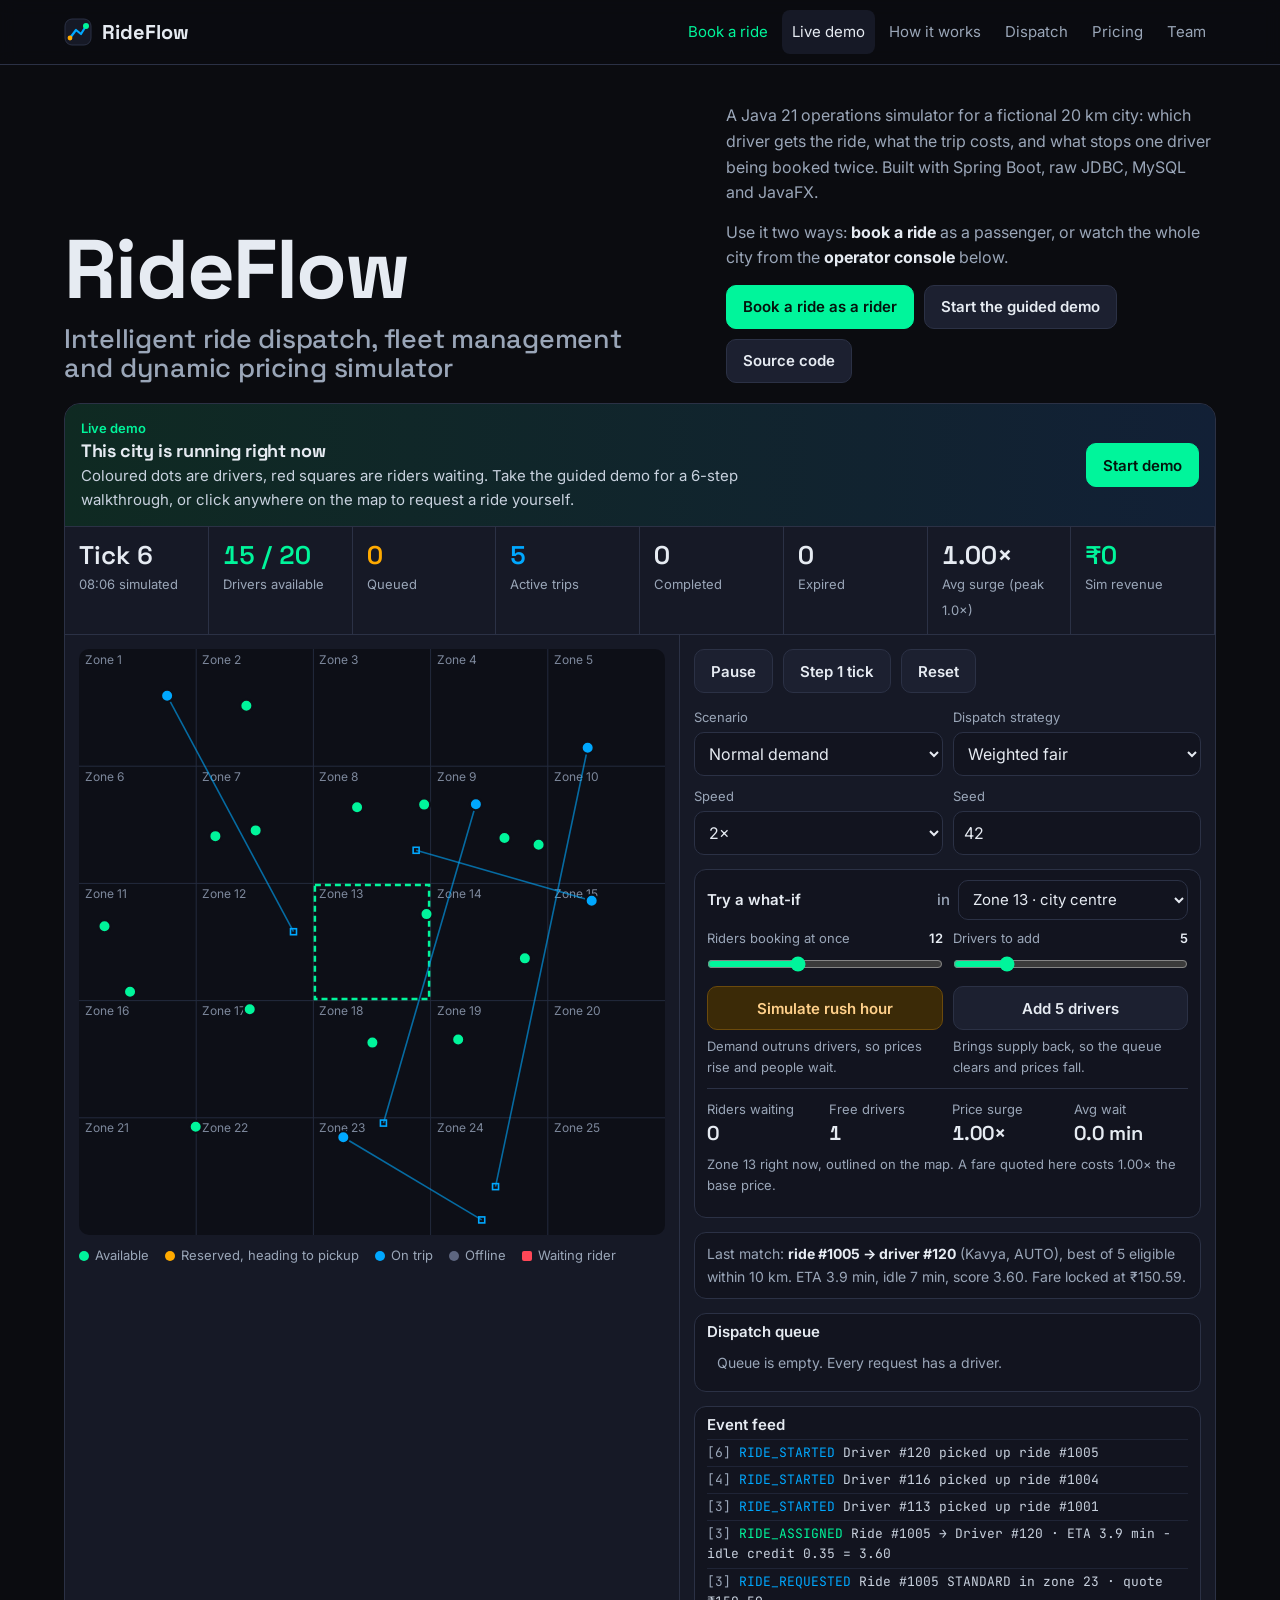
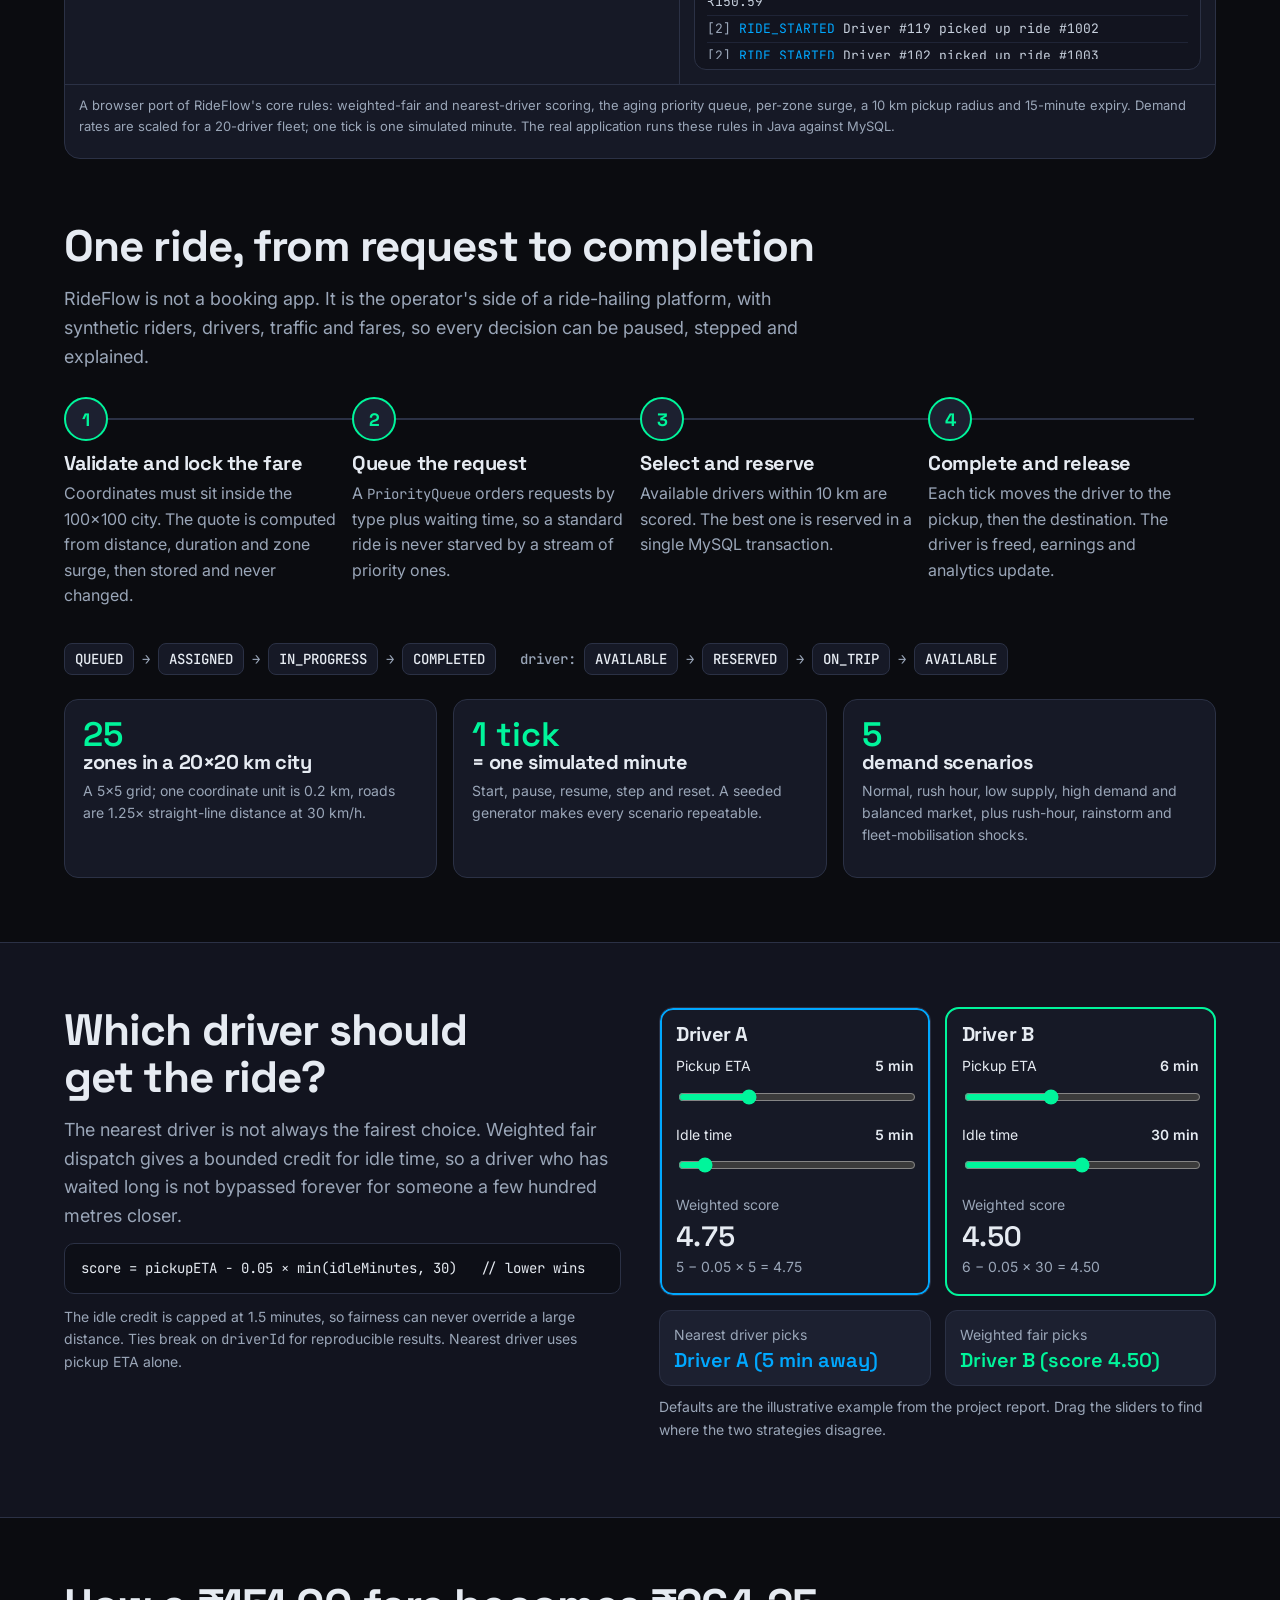
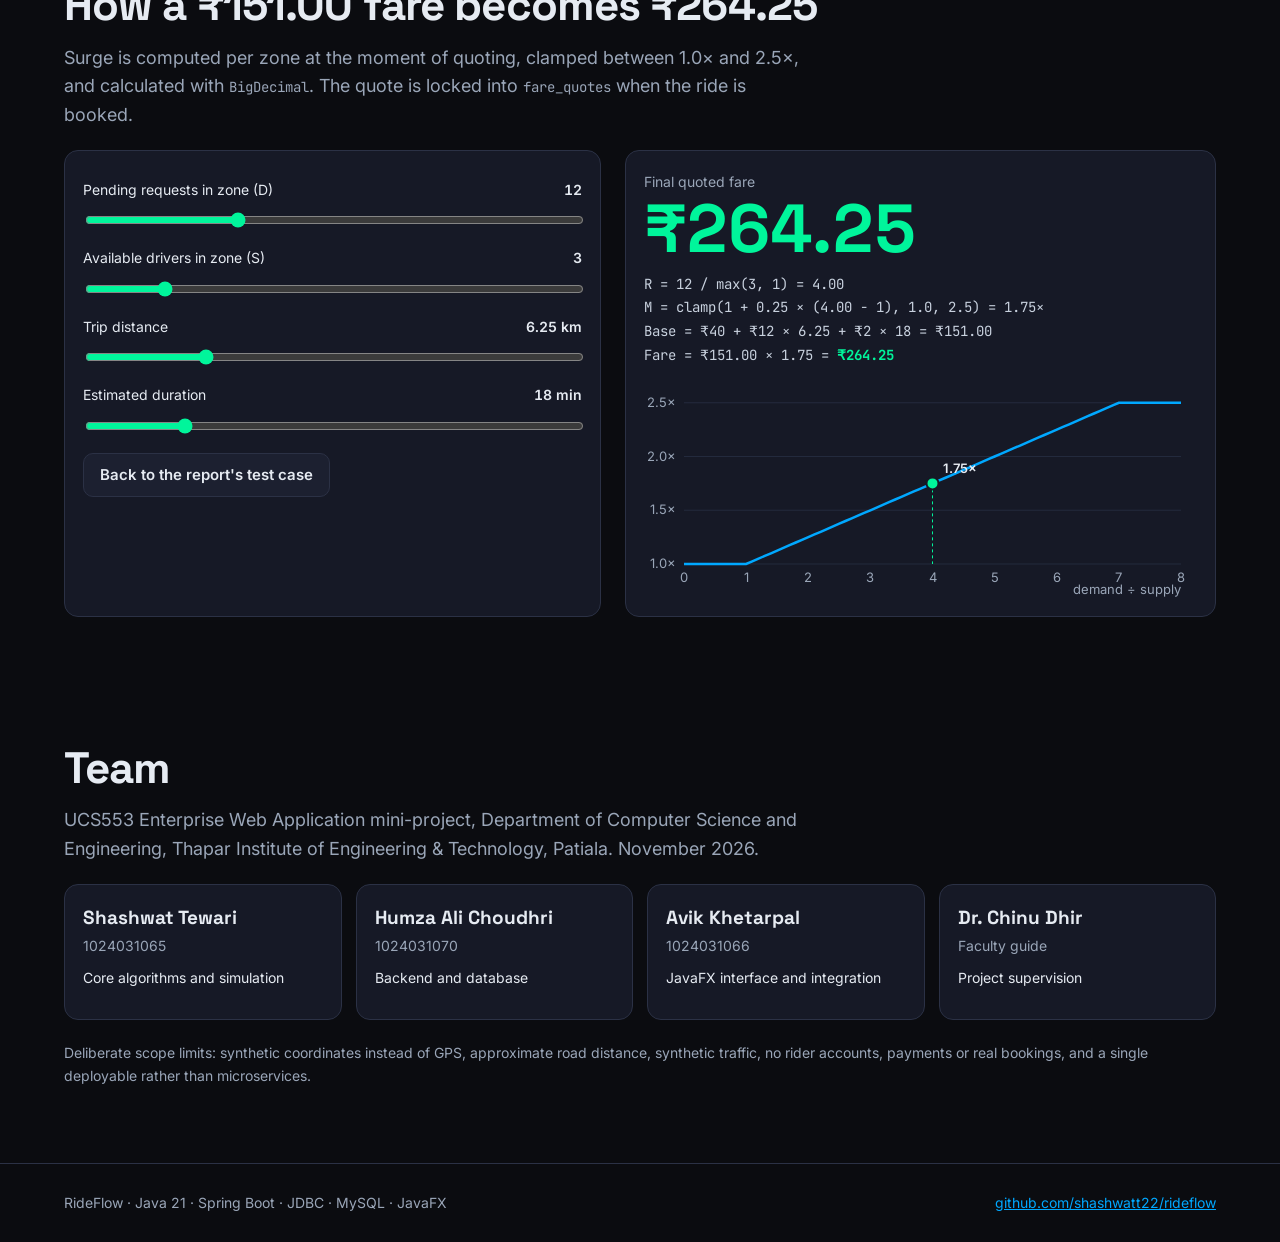
<file: docs/index.html>
<!DOCTYPE html>
<html lang="en">
<head>
<meta charset="utf-8">
<meta name="viewport" content="width=device-width, initial-scale=1">
<title>RideFlow</title>
<meta name="description" content="RideFlow: an intelligent ride dispatch, fleet management and dynamic pricing simulator built with Java 21, Spring Boot, JDBC, MySQL and JavaFX. Try the live city simulator in your browser.">
<meta property="og:title" content="RideFlow: ride dispatch and dynamic pricing simulator">
<meta property="og:description" content="Live city simulator, dispatch scoring, surge pricing and concurrency-safe booking. UCS553 mini-project, TIET Patiala.">
<meta name="theme-color" content="#0b0c10">
<link rel="icon" href="data:image/svg+xml,%3Csvg xmlns='http://www.w3.org/2000/svg' viewBox='0 0 28 28'%3E%3Crect x='1' y='1' width='26' height='26' rx='7' fill='%23161926'/%3E%3Cpath d='M6 20 L12 12 L17 16 L22 8' fill='none' stroke='%2300a8ff' stroke-width='2.4' stroke-linecap='round'/%3E%3Ccircle cx='22' cy='8' r='3' fill='%2300f59b'/%3E%3Ccircle cx='6' cy='20' r='2.4' fill='%23ffaa00'/%3E%3C/svg%3E">
<link rel="preconnect" href="https://fonts.googleapis.com">
<link rel="stylesheet" href="https://fonts.googleapis.com/css2?family=Space+Grotesk:wght@500;600;700&family=Inter:wght@400;500;600&family=JetBrains+Mono:wght@400;500&display=swap">
<style>
/* VOICE  occasion: a project website for an enterprise Java simulator, confident and technical
   IDEA   the RideFlow operator console itself: the same dark JavaFX palette, KPI strip and 5x5 city
   PICTURE a live, working copy of the city simulator in the first screen (drivers move, queue, surge heatmap)
   COLOUR console ground #0b0c10, panels #161926, signal green #00f59b, dispatch blue #00a8ff, reserved orange, surge red
   TYPE   Space Grotesk for titles and figures + Inter for text, JetBrains Mono only for code
   LAYOUT title band across the top, simulator full width beneath (map left, controls/queue/feed right); stacks on phones */
:root{color-scheme:dark;--bg:#0b0c10;--bg2:#12141f;--panel:#161926;--panel2:#1c2030;--line:#2b3145;--ink:#e6ebf2;--mute:#9aa6b8;--green:#00f59b;--blue:#00a8ff;--orange:#ffaa00;--red:#ff4757;--gray:#5d6680;--g2:#14c784;--b2:#3a96e0}
*{box-sizing:border-box;min-width:0}
[hidden]{display:none!important}
html{scroll-behavior:smooth;scroll-padding-top:72px}
body{margin:0;background:var(--bg);color:var(--ink);font:16px/1.6 Inter,system-ui,sans-serif;overflow-x:clip}
h1,h2,h3{font-family:"Space Grotesk",Inter,sans-serif;line-height:1.08;letter-spacing:-.02em;margin:0;text-wrap:balance}
h2{font-size:clamp(30px,3.6vw,44px);margin-bottom:14px}
h3{font-size:20px;margin-bottom:6px}
p{margin:0 0 12px}
a{color:var(--blue)}
code,pre{font-family:"JetBrains Mono",ui-monospace,monospace;font-size:14px}
code{overflow-wrap:anywhere}
pre{overflow-x:auto;background:#0d0f17;border:1px solid var(--line);border-radius:10px;padding:14px 16px;margin:0;line-height:1.5}
img{max-width:100%;display:block}
.wrap{max-width:1240px;margin:0 auto}
.band{padding:clamp(36px,5vw,72px) max(5vw,16px)}
.alt{background:var(--bg2);border-block:1px solid var(--line)}
.lead{font-size:18px;color:var(--mute);max-width:68ch}
.mute{color:var(--mute)}
.small{font-size:14px}
nav.top{position:sticky;top:0;z-index:20;background:color-mix(in srgb,var(--bg) 88%,transparent);backdrop-filter:blur(8px);border-bottom:1px solid var(--line)}
nav.top .wrap{display:flex;align-items:center;gap:20px;padding:10px max(5vw,16px);max-width:none}
.brand{display:flex;align-items:center;gap:10px;font:700 20px "Space Grotesk",sans-serif;color:var(--ink);text-decoration:none;flex:none}
.links{display:flex;gap:4px;overflow-x:auto;scrollbar-width:none;margin-left:auto}
.links a{flex:none;color:var(--mute);text-decoration:none;font-size:15px;padding:10px 10px;border-radius:8px}
.links a:hover,.links a:focus-visible{color:var(--ink);background:var(--panel)}
.btn{display:inline-flex;align-items:center;justify-content:center;gap:8px;min-height:44px;padding:0 16px;border-radius:10px;border:1px solid var(--line);background:var(--panel2);color:var(--ink);font:600 15px Inter,sans-serif;cursor:pointer;text-decoration:none}
.btn:hover{border-color:#46506d}
.btn:focus-visible,select:focus-visible,input:focus-visible,.links a:focus-visible{outline:2px solid var(--blue);outline-offset:2px}
.btn.go{background:var(--green);border-color:var(--green);color:#04130c}
.btn.blue{background:var(--blue);border-color:var(--blue);color:#021220}
.btn[aria-pressed=true]{background:var(--blue);color:#021220;border-color:var(--blue)}
/* hero */
.hero{padding:clamp(24px,3vw,40px) max(5vw,16px) 0}
.herohead{display:grid;grid-template-columns:minmax(0,1.3fr) minmax(0,1fr);gap:24px;align-items:end;margin-bottom:20px}
.hero h1{font-size:clamp(44px,6.5vw,84px)}
.hero h1 span{display:block;font-size:clamp(20px,2.1vw,28px);font-weight:500;color:var(--mute);letter-spacing:-.01em;margin-top:10px}
.herotext p{color:var(--mute);margin-bottom:14px}
.row{display:flex;flex-wrap:wrap;gap:10px;align-items:center}
/* console */
.console{background:var(--panel);border:1px solid var(--line);border-radius:16px;overflow:hidden}
.kpis{display:grid;grid-template-columns:repeat(auto-fit,minmax(112px,1fr));border-bottom:1px solid var(--line)}
.kpi{padding:12px 14px;border-right:1px solid var(--line)}
.kpi b{display:block;font:600 clamp(20px,2vw,26px) "Space Grotesk",sans-serif;white-space:nowrap;font-variant-numeric:tabular-nums}
.kpi small{color:var(--mute);font-size:13px}
.kpi.g b{color:var(--green)}.kpi.o b{color:var(--orange)}.kpi.bl b{color:var(--blue)}
.cbody{display:grid;grid-template-columns:minmax(0,1.15fr) minmax(0,1fr)}
.mapbox{padding:14px;border-right:1px solid var(--line)}
.map{position:relative;aspect-ratio:1/1;width:100%;max-height:640px;margin:0 auto;cursor:crosshair}
.map canvas{position:absolute;inset:0;width:100%;height:100%;border-radius:10px}
.legend{display:flex;flex-wrap:wrap;gap:6px 16px;font-size:13px;color:var(--mute);margin-top:10px}
.legend i{display:inline-block;width:10px;height:10px;border-radius:50%;margin-right:6px;vertical-align:-1px}
.side{display:flex;flex-direction:column;gap:14px;padding:14px}
.ctrl{display:grid;grid-template-columns:repeat(2,minmax(0,1fr));gap:10px}
label.f{display:flex;flex-direction:column;gap:4px;font-size:13px;color:var(--mute)}
select,input[type=number]{min-height:44px;font:16px Inter,sans-serif;background:var(--bg2);color:var(--ink);border:1px solid var(--line);border-radius:10px;padding:0 10px}
.box{background:var(--bg2);border:1px solid var(--line);border-radius:12px;padding:10px 12px}
.box h3{font-size:15px;font-family:Inter,sans-serif;font-weight:600;letter-spacing:0;display:flex;justify-content:space-between;gap:8px}
.q{list-style:none;margin:0;padding:0;font-size:14px}
.q li{display:grid;grid-template-columns:auto minmax(0,1fr) auto;gap:10px;padding:6px 0;border-top:1px solid var(--line);align-items:center}
.q li:first-child{border-top:0}
.tag{font-size:12px;font-weight:600;padding:2px 7px;border-radius:6px;background:#22283a;color:var(--mute);white-space:nowrap}
.tag.p{background:#3b2a07;color:var(--orange)}
.num{font-variant-numeric:tabular-nums;white-space:nowrap}
.feed{font:13px/1.55 "JetBrains Mono",monospace;height:220px;overflow-y:auto;margin:0;padding:0;list-style:none}
.feed li{padding:3px 0;border-top:1px solid #1f2436;color:#c8d1de}
.feed .t{color:var(--mute)}.feed .A{color:var(--green)}.feed .R{color:var(--blue)}.feed .X{color:var(--red)}.feed .C{color:var(--orange)}
.exp h3{align-items:center;flex-wrap:wrap}
.zsel{display:flex;align-items:center;gap:8px;font-weight:500;color:var(--mute)}
.zsel select{min-height:40px;font-size:15px}
.expg{display:grid;grid-template-columns:repeat(2,minmax(0,1fr));gap:10px;margin-top:8px}
.expg .btn{width:100%}
.cnt{display:flex;justify-content:space-between;font-size:13px;color:var(--mute)}
.cnt output{font-weight:600;color:var(--ink)}
.expg input[type=range]{width:100%;accent-color:var(--green);height:30px;margin:0 0 4px}
.expg p{font-size:13px;color:var(--mute);margin:6px 0 0}
.btn.warn{background:#3b2a07;border-color:#6b4a0c;color:#ffd08a}
.zcard{display:grid;grid-template-columns:repeat(4,minmax(0,1fr));gap:8px;margin-top:10px;border-top:1px solid var(--line);padding-top:10px}
.zcard div{font-size:13px;color:var(--mute)}
.zcard b{display:block;font:600 20px "Space Grotesk";color:var(--ink);white-space:nowrap;font-variant-numeric:tabular-nums}
.zcard em{font-style:normal;font-size:12px;display:block}
.zcard .up{color:var(--orange)}.zcard .dn{color:var(--green)}
.zcard .cap{grid-column:1/-1;font-size:13px}
.why{font-size:14px;color:var(--mute);min-height:44px}
.why b{color:var(--ink)}
.note{font-size:13px;color:var(--mute);padding:10px 14px;border-top:1px solid var(--line)}
/* sections */
.grid2{display:grid;grid-template-columns:minmax(0,1fr) minmax(0,1fr);gap:clamp(20px,3vw,40px);align-items:start}
.qs{display:grid;grid-template-columns:repeat(3,minmax(0,1fr));gap:16px;margin-top:24px}
.card{background:var(--panel);border:1px solid var(--line);border-radius:14px;padding:18px}
.card .big{font:600 34px "Space Grotesk",sans-serif;color:var(--green);line-height:1}
.steps{display:grid;grid-template-columns:repeat(4,minmax(0,1fr));gap:0;margin-top:26px;position:relative}
.step{padding:0 14px 0 0}
.step .dot{width:44px;height:44px;border-radius:50%;display:grid;place-items:center;font:700 18px "Space Grotesk";background:var(--panel2);border:2px solid var(--green);color:var(--green);position:relative;z-index:1}
.steps::before{content:"";position:absolute;left:22px;right:22px;top:21px;height:2px;background:var(--line)}
.step h3{margin-top:12px}
.states{display:flex;flex-wrap:wrap;gap:8px;margin-top:22px;align-items:center;font:500 14px "JetBrains Mono",monospace}
.states span{padding:6px 10px;border-radius:8px;border:1px solid var(--line);background:var(--panel)}
.states em{color:var(--mute);font-style:normal}
.duel{display:grid;grid-template-columns:repeat(2,minmax(0,1fr));gap:14px}
.drv{background:var(--panel);border:1px solid var(--line);border-radius:14px;padding:16px}
.drv.win-n{box-shadow:inset 0 0 0 2px var(--blue)}
.drv.win-w{outline:2px solid var(--green);outline-offset:-2px}
.drv.win-n.win-w{box-shadow:inset 0 0 0 4px var(--blue)}
.rng{display:grid;grid-template-columns:minmax(0,1fr) auto;gap:2px 10px;align-items:center;font-size:14px;margin:10px 0}
.rng output{font-weight:600;white-space:nowrap;font-variant-numeric:tabular-nums}
input[type=range]{grid-column:1/-1;width:100%;accent-color:var(--green);height:30px}
.score{font:600 28px "Space Grotesk";font-variant-numeric:tabular-nums}
.verdict{display:grid;grid-template-columns:repeat(2,minmax(0,1fr));gap:14px;margin-top:14px}
.verdict div{border-radius:12px;padding:12px 14px;background:var(--panel2);border:1px solid var(--line);font-size:15px}
.verdict b{display:block;font:600 20px "Space Grotesk"}
.vn b{color:var(--blue)}.vw b{color:var(--green)}
.calc{display:grid;grid-template-columns:minmax(0,1fr) minmax(0,1.1fr);gap:24px;align-items:stretch}
.result{background:var(--panel);border:1px solid var(--line);border-radius:14px;padding:18px;display:flex;flex-direction:column;gap:10px}
.fare{font:700 clamp(44px,6vw,68px) "Space Grotesk";color:var(--green);line-height:1;font-variant-numeric:tabular-nums}
.sum{font:14px/1.7 "JetBrains Mono",monospace;color:#c8d1de;overflow-wrap:anywhere}
.fig{position:relative;min-height:220px;flex:1}
.fig>svg{position:absolute;inset:0;width:100%;height:100%}
svg text{font:13px Inter,sans-serif;fill:var(--mute)}
.race{display:grid;grid-template-columns:repeat(2,minmax(0,1fr));gap:12px}
.lane{background:var(--panel);border:1px solid var(--line);border-radius:14px;padding:14px}
.lane ol{margin:8px 0 0;padding-left:20px;font-size:14px}
.lane li{padding:3px 0;opacity:.35;transition:opacity .3s}
.lane li.on{opacity:1}
.lane li.ok{color:var(--green)}.lane li.no{color:var(--red)}
.layers{display:flex;flex-direction:column;gap:0}
.layer{border:1px solid var(--line);border-radius:12px;padding:12px 16px;background:var(--panel)}
.layer b{font-family:"Space Grotesk";font-size:18px}
.layer small{display:block;color:var(--mute);font-size:14px}
.arrow{text-align:center;color:var(--mute);font:500 13px "JetBrains Mono";padding:6px 0}
.duo{display:grid;grid-template-columns:repeat(2,minmax(0,1fr));gap:10px}
.scroll{overflow-x:auto}
table{border-collapse:collapse;width:100%;font-size:15px}
th,td{text-align:left;padding:9px 10px;border-bottom:1px solid var(--line);vertical-align:top}
th{color:var(--mute);font-weight:500;font-size:14px}
td.r,th.r{text-align:right;white-space:nowrap;font-variant-numeric:tabular-nums}
.gal{display:flex;gap:16px;overflow-x:auto;scroll-snap-type:x mandatory;padding-bottom:8px}
.gal figure{flex:0 0 min(88%,900px);scroll-snap-align:start;margin:0;background:var(--panel);border:1px solid var(--line);border-radius:14px;overflow:hidden}
.gal figure button{all:unset;cursor:zoom-in;display:block}
.gal figure button:focus-visible{outline:2px solid var(--blue)}
.gal figcaption{padding:12px 16px;font-size:15px}
.gal figcaption b{display:block;font-family:"Space Grotesk";font-size:17px}
.docs{display:grid;grid-template-columns:repeat(4,minmax(0,1fr));gap:14px;margin-top:22px}
.docs figure{margin:0;background:#fff;border-radius:12px;overflow:hidden;border:1px solid var(--line)}
.docs figure button{all:unset;cursor:zoom-in;display:block;width:100%}
.docs img{aspect-ratio:4/3;object-fit:contain;width:100%;background:#fff}
.docs figcaption{background:var(--panel);color:var(--ink);padding:10px 12px;font-size:14px}
dialog{max-width:min(96vw,1700px);background:var(--panel);color:var(--ink);border:1px solid var(--line);border-radius:14px;padding:12px}
dialog::backdrop{background:rgba(0,0,0,.8)}
dialog img{max-height:82vh;margin:0 auto}
.bench{display:flex;flex-direction:column;gap:18px}
.brow h3{font-size:16px;font-family:Inter;font-weight:600;letter-spacing:0}
.bar{display:grid;grid-template-columns:8.5em minmax(0,1fr) 5.5em;gap:10px;align-items:center;font-size:14px;margin-top:6px}
.bar .t{height:18px;background:#1d2232;border-radius:4px;overflow:hidden}
.bar .t i{display:block;height:100%;border-radius:0 4px 4px 0}
.bar .v{text-align:right;font-variant-numeric:tabular-nums;white-space:nowrap}
.pass{color:var(--green);font-weight:600;white-space:nowrap}
.team{display:grid;grid-template-columns:repeat(4,minmax(0,1fr));gap:14px;margin-top:20px}
.team .card b{font-family:"Space Grotesk";font-size:19px;display:block}
footer{padding:28px max(5vw,16px);border-top:1px solid var(--line);color:var(--mute);font-size:14px}
footer .wrap{display:flex;flex-wrap:wrap;justify-content:space-between;gap:12px}
.copy{float:right;min-height:36px;font-size:13px;padding:0 10px;margin:-4px 0 6px 8px}
.menu{display:none;margin-left:auto}
.links a.on{color:var(--ink);background:var(--panel)}
.tour{display:grid;grid-template-columns:minmax(0,1fr) auto;gap:12px 18px;align-items:center;padding:14px 16px;border-bottom:1px solid var(--line);background:linear-gradient(90deg,#0f2a22,#122036)}
.tour h3{font-size:18px;margin:0 0 4px}
.tour p{margin:0;color:#c8d1de;font-size:15px;max-width:80ch}
.tour .prog{font-size:13px;color:var(--green);font-weight:600;margin-bottom:2px}
.tour .row{justify-content:flex-end}
.flash{animation:flash 1.2s ease-out 1}
@keyframes flash{0%{box-shadow:0 0 0 3px var(--green)}100%{box-shadow:0 0 0 3px transparent}}
.totop{position:fixed;right:16px;bottom:16px;z-index:15;width:48px;height:48px;border-radius:50%;padding:0;opacity:0;pointer-events:none;transition:opacity .2s}
.totop.show{opacity:1;pointer-events:auto}
.kpi{cursor:help}
.howto{display:grid;grid-template-columns:repeat(3,minmax(0,1fr));gap:14px;margin-top:18px}
.howto .card h3{font-size:17px}
@media(max-width:980px){.cbody{grid-template-columns:minmax(0,1fr)}.mapbox{border-right:0;border-bottom:1px solid var(--line)}.map{max-width:640px}.steps{grid-template-columns:repeat(2,minmax(0,1fr));row-gap:22px}.steps::before{display:none}.docs{grid-template-columns:repeat(2,minmax(0,1fr))}.team{grid-template-columns:repeat(2,minmax(0,1fr))}}
@media(max-width:760px){.herohead,.grid2,.calc{grid-template-columns:minmax(0,1fr)}.qs{grid-template-columns:minmax(0,1fr)}}
@media(max-width:760px){.tour{grid-template-columns:minmax(0,1fr)}.tour .row{justify-content:flex-start}.howto{grid-template-columns:minmax(0,1fr)}}
@media(max-width:600px){.expg,.zcard{grid-template-columns:repeat(2,minmax(0,1fr))}.menu{display:inline-flex}.links{display:none;position:absolute;top:100%;left:0;right:0;flex-direction:column;background:var(--bg);border-bottom:1px solid var(--line);padding:8px max(5vw,16px) 14px;margin:0}.links.open{display:flex}.links a{padding:12px 10px}nav.top .wrap{position:relative}.duel,.verdict,.race,.duo{grid-template-columns:minmax(0,1fr)}.steps{grid-template-columns:minmax(0,1fr)}.bar{grid-template-columns:7em minmax(0,1fr) 4.8em}table{font-size:13px}th,td{padding:6px 4px}.stack thead{display:none}.stack tr{display:grid;padding-block:8px;border-bottom:1px solid var(--line)}.stack td{display:flex;justify-content:space-between;gap:12px;border:0;padding:3px 0}.stack td::before{content:attr(data-l);color:var(--mute)}.kpi{padding:10px}}
@media(prefers-reduced-motion:reduce){html{scroll-behavior:auto}.flash{animation:none}.lane li{transition:none}}
</style>
</head>
<body>
<nav class="top" aria-label="Sections"><div class="wrap">
  <a class="brand" href="#sim"><svg width="28" height="28" viewBox="0 0 28 28" aria-hidden="true"><rect x="1" y="1" width="26" height="26" rx="7" fill="#161926" stroke="#2b3145"/><path d="M6 20 L12 12 L17 16 L22 8" fill="none" stroke="#00a8ff" stroke-width="2.2" stroke-linecap="round" stroke-linejoin="round"/><circle cx="22" cy="8" r="3" fill="#00f59b"/><circle cx="6" cy="20" r="2.4" fill="#ffaa00"/></svg>RideFlow</a>
  <button class="btn menu" id="menu" type="button" aria-expanded="false" aria-controls="links">Menu</button>
  <div class="links scroll" id="links">
    <a href="ride.html" style="color:var(--green)">Book a ride</a><a href="#sim">Live demo</a><a href="#how">How it works</a><a href="#dispatch">Dispatch</a><a href="#pricing">Pricing</a><a href="#team">Team</a>
  </div>
</div></nav>

<header class="hero" id="sim"><div class="wrap">
  <div class="herohead">
    <h1>RideFlow<span>Intelligent ride dispatch, fleet management and dynamic pricing simulator</span></h1>
    <div class="herotext">
      <p>A Java 21 operations simulator for a fictional 20&nbsp;km city: which driver gets the ride, what the trip costs, and what stops one driver being booked twice. Built with Spring Boot, raw JDBC, MySQL and JavaFX.</p><p>Use it two ways: <b style="color:var(--ink)">book a ride</b> as a passenger, or watch the whole city from the <b style="color:var(--ink)">operator console</b> below.</p>
      <div class="row"><a class="btn go" href="ride.html">Book a ride as a rider</a><button class="btn" type="button" id="tourStart">Start the guided demo</button><a class="btn" href="https://github.com/shashwatt22/rideflow">Source code</a></div>
    </div>
  </div>

  <section class="console" aria-label="Live city simulator">
    <div class="tour" id="tour" aria-live="polite">
      <div><div class="prog" id="tProg">Live demo</div><h3 id="tTitle">This city is running right now</h3><p id="tText">Coloured dots are drivers, red squares are riders waiting. Take the guided demo for a 6-step walkthrough, or click anywhere on the map to request a ride yourself.</p></div>
      <div class="row"><button class="btn" id="tBack" type="button" hidden>Back</button><button class="btn go" id="tNext" type="button">Start demo</button><button class="btn" id="tExit" type="button" hidden>Exit</button></div>
    </div>
    <div class="kpis" id="kpis"></div>
    <div class="cbody">
      <div class="mapbox">
        <div class="map" id="map"><canvas id="cv" aria-label="City map with 25 zones, drivers and ride requests. Click to request a ride."></canvas></div>
        <div class="legend"><span><i style="background:var(--green)"></i>Available</span><span><i style="background:var(--orange)"></i>Reserved, heading to pickup</span><span><i style="background:var(--blue)"></i>On trip</span><span><i style="background:var(--gray)"></i>Offline</span><span><i style="background:var(--red);border-radius:2px"></i>Waiting rider</span></div>
      </div>
      <div class="side">
        <div class="row">
          <button class="btn go" id="play" type="button">Pause</button>
          <button class="btn" id="step" type="button">Step 1 tick</button>
          <button class="btn" id="reset" type="button">Reset</button>
        </div>
        <div class="ctrl">
          <label class="f" for="scn">Scenario<select id="scn"><option value="NORMAL">Normal demand</option><option value="RUSH_HOUR">Rush hour</option><option value="LOW_SUPPLY">Low supply</option><option value="HIGH_DEMAND">High demand</option><option value="BALANCED">Balanced market</option></select></label>
          <label class="f" for="strat">Dispatch strategy<select id="strat"><option value="WF">Weighted fair</option><option value="ND">Nearest driver</option></select></label>
          <label class="f" for="spd">Speed<select id="spd"><option value="1">1×</option><option value="2" selected>2×</option><option value="4">4×</option></select></label>
          <label class="f" for="seed">Seed<input id="seed" type="number" value="42" inputmode="numeric"></label>
        </div>
        <div class="box exp">
          <h3>Try a what-if <label class="zsel" for="zone">in <select id="zone"></select></label></h3>
          <div class="expg">
            <div><label class="cnt" for="nR">Riders booking at once <output id="oR">12</output></label><input type="range" id="nR" min="1" max="30" value="12"><button class="btn warn" id="rush" type="button">Simulate rush hour</button><p>Demand outruns drivers, so prices rise and people wait.</p></div>
            <div><label class="cnt" for="nD">Drivers to add <output id="oD2">5</output></label><input type="range" id="nD" min="1" max="20" value="5"><button class="btn" id="mob" type="button">Add 5 drivers</button><p>Brings supply back, so the queue clears and prices fall.</p></div>
          </div>
          <div class="zcard" id="zcard"></div>
        </div>
        <div class="why box" id="why">Click anywhere on the map to request a ride from that spot.</div>
        <div class="box"><h3>Dispatch queue <span class="mute num" id="qn"></span></h3><ul class="q" id="queue"></ul></div>
        <div class="box"><h3>Event feed</h3><ul class="feed" id="feed" aria-live="off"></ul></div>
      </div>
    </div>
    <p class="note">A browser port of RideFlow's core rules: weighted-fair and nearest-driver scoring, the aging priority queue, per-zone surge, a 10&nbsp;km pickup radius and 15-minute expiry. Demand rates are scaled for a 20-driver fleet; one tick is one simulated minute. The real application runs these rules in Java against MySQL.</p>
  </section>
</div></header>

<section class="band" id="how"><div class="wrap">
  <h2>One ride, from request to completion</h2>
  <p class="lead">RideFlow is not a booking app. It is the operator's side of a ride-hailing platform, with synthetic riders, drivers, traffic and fares, so every decision can be paused, stepped and explained.</p>
  <div class="steps">
    <div class="step"><div class="dot">1</div><h3>Validate and lock the fare</h3><p class="mute">Coordinates must sit inside the 100×100 city. The quote is computed from distance, duration and zone surge, then stored and never changed.</p></div>
    <div class="step"><div class="dot">2</div><h3>Queue the request</h3><p class="mute">A <code>PriorityQueue</code> orders requests by type plus waiting time, so a standard ride is never starved by a stream of priority ones.</p></div>
    <div class="step"><div class="dot">3</div><h3>Select and reserve</h3><p class="mute">Available drivers within 10&nbsp;km are scored. The best one is reserved in a single MySQL transaction.</p></div>
    <div class="step"><div class="dot">4</div><h3>Complete and release</h3><p class="mute">Each tick moves the driver to the pickup, then the destination. The driver is freed, earnings and analytics update.</p></div>
  </div>
  <div class="states" aria-label="State transitions"><span>QUEUED</span><em>→</em><span>ASSIGNED</span><em>→</em><span>IN_PROGRESS</span><em>→</em><span>COMPLETED</span><em class="small">&nbsp;&nbsp;driver:</em><span>AVAILABLE</span><em>→</em><span>RESERVED</span><em>→</em><span>ON_TRIP</span><em>→</em><span>AVAILABLE</span></div>
  <div class="qs">
    <div class="card"><div class="big">25</div><h3>zones in a 20×20 km city</h3><p class="mute small">A 5×5 grid; one coordinate unit is 0.2&nbsp;km, roads are 1.25× straight-line distance at 30&nbsp;km/h.</p></div>
    <div class="card"><div class="big">1 tick</div><h3>= one simulated minute</h3><p class="mute small">Start, pause, resume, step and reset. A seeded generator makes every scenario repeatable.</p></div>
    <div class="card"><div class="big">5</div><h3>demand scenarios</h3><p class="mute small">Normal, rush hour, low supply, high demand and balanced market, plus rush-hour, rainstorm and fleet-mobilisation shocks.</p></div>
  </div>
</div></section>

<section class="band alt" id="dispatch"><div class="wrap">
  <div class="grid2">
    <div>
      <h2>Which driver should get the ride?</h2>
      <p class="lead">The nearest driver is not always the fairest choice. Weighted fair dispatch gives a bounded credit for idle time, so a driver who has waited long is not bypassed forever for someone a few hundred metres closer.</p>
      <pre><code>score = pickupETA − 0.05 × min(idleMinutes, 30)   // lower wins</code></pre>
      <p class="mute small" style="margin-top:12px">The idle credit is capped at 1.5 minutes, so fairness can never override a large distance. Ties break on <code>driverId</code> for reproducible results. Nearest driver uses pickup ETA alone.</p>
    </div>
    <div>
      <div class="duel" id="duel"></div>
      <div class="verdict"><div class="vn"><span class="small mute">Nearest driver picks</span><b id="vn"></b></div><div class="vw"><span class="small mute">Weighted fair picks</span><b id="vw"></b></div></div>
      <p class="small mute" style="margin-top:10px">Defaults are the illustrative example from the project report. Drag the sliders to find where the two strategies disagree.</p>
    </div>
  </div>
</div></section>

<section class="band" id="pricing"><div class="wrap">
  <h2>How a ₹151.00 fare becomes ₹264.25</h2>
  <p class="lead">Surge is computed per zone at the moment of quoting, clamped between 1.0× and 2.5×, and calculated with <code>BigDecimal</code>. The quote is locked into <code>fare_quotes</code> when the ride is booked.</p>
  <div class="calc" style="margin-top:20px">
    <div class="card">
      <div class="rng"><label for="pD">Pending requests in zone (D)</label><output id="oD"></output><input type="range" id="pD" min="0" max="40" value="12"></div>
      <div class="rng"><label for="pS">Available drivers in zone (S)</label><output id="oS"></output><input type="range" id="pS" min="0" max="20" value="3"></div>
      <div class="rng"><label for="pK">Trip distance</label><output id="oK"></output><input type="range" id="pK" min="0.5" max="25" step="0.25" value="6.25"></div>
      <div class="rng"><label for="pM">Estimated duration</label><output id="oM"></output><input type="range" id="pM" min="1" max="90" value="18"></div>
      <button class="btn" id="pReset" type="button">Back to the report's test case</button>
    </div>
    <div class="result">
      <div><span class="mute small">Final quoted fare</span><div class="fare" id="fare"></div></div>
      <div class="sum" id="sum"></div>
      <div class="fig"><svg id="curve" role="img" aria-label="Surge multiplier against demand-to-supply ratio"></svg></div>
    </div>
  </div>
</div></section>

<section class="band" id="team"><div class="wrap">
  <h2>Team</h2>
  <p class="lead">UCS553 Enterprise Web Application mini-project, Department of Computer Science and Engineering, Thapar Institute of Engineering &amp; Technology, Patiala. November 2026.</p>
  <div class="team">
    <div class="card"><b>Shashwat Tewari</b><span class="mute small">1024031065</span><p class="small" style="margin-top:8px">Core algorithms and simulation</p></div>
    <div class="card"><b>Humza Ali Choudhri</b><span class="mute small">1024031070</span><p class="small" style="margin-top:8px">Backend and database</p></div>
    <div class="card"><b>Avik Khetarpal</b><span class="mute small">1024031066</span><p class="small" style="margin-top:8px">JavaFX interface and integration</p></div>
    <div class="card"><b>Dr. Chinu Dhir</b><span class="mute small">Faculty guide</span><p class="small" style="margin-top:8px">Project supervision</p></div>
  </div>
  <p class="small mute" style="margin-top:22px">Deliberate scope limits: synthetic coordinates instead of GPS, approximate road distance, synthetic traffic, no rider accounts, payments or real bookings, and a single deployable rather than microservices.</p>
</div></section>

<footer><div class="wrap"><span>RideFlow · Java 21 · Spring Boot · JDBC · MySQL · JavaFX</span><a href="https://github.com/shashwatt22/rideflow">github.com/shashwatt22/rideflow</a></div></footer>

<a class="btn totop" id="totop" href="#sim" aria-label="Back to top">↑</a>

<script>
{
const $=id=>document.getElementById(id);
const esc=s=>String(s).replace(/[&<>"']/g,c=>({"&":"&amp;","<":"&lt;",">":"&gt;",'"':"&quot;","'":"&#39;"}[c]));
const inr=v=>"₹"+v.toLocaleString("en-IN",{minimumFractionDigits:2,maximumFractionDigits:2});
const round2=v=>Math.round((v+Number.EPSILON)*100)/100;

/* ---------- pricing rules (shared) ---------- */
const surgeOf=(D,S)=>{const R=D/Math.max(S,1);return {R,M:Math.min(2.5,Math.max(1,1+0.25*Math.max(0,R-1)))}};
const baseFare=(km,min)=>40+12*km+2*min;

/* ---------- simulator ---------- */
const SCN={NORMAL:{rate:.5,prio:.15,drivers:20,traffic:1,bias:false},RUSH_HOUR:{rate:1.15,prio:.35,drivers:20,traffic:1.3,bias:true},LOW_SUPPLY:{rate:.55,prio:.10,drivers:8,traffic:1,bias:false},HIGH_DEMAND:{rate:1.8,prio:.40,drivers:20,traffic:1.3,bias:true},BALANCED:{rate:.6,prio:.20,drivers:20,traffic:1,bias:false}};
const NAMES=["Ravi","Asha","Karan","Meera","Arjun","Neha","Vikram","Pooja","Rohit","Simran","Aman","Divya","Sahil","Tanvi","Nikhil","Ishita","Manav","Riya","Dev","Kavya","Yash","Anaya","Kabir","Sana","Rahul"];
const VEH=["SEDAN","HATCHBACK","SUV","AUTO"];
let S, timer=null, running=true, lastTick=performance.now();
function rng(seed){let a=seed>>>0||1;return()=>{a|=0;a=a+0x6D2B79F5|0;let t=Math.imul(a^a>>>15,1|a);t=t+Math.imul(t^t>>>7,61|t)^t;return((t^t>>>14)>>>0)/4294967296}}
const zoneOf=(x,y)=>Math.min(4,Math.floor(y/20))*5+Math.min(4,Math.floor(x/20))+1;
const roadKm=(a,b)=>Math.hypot(a.x-b.x,a.y-b.y)*0.2*1.25;
const etaMin=(km,tr)=>km/30*60*tr;
function reset(){
  const scn=$("scn").value, seed=parseInt($("seed").value,10)||42, r=rng(seed), c=SCN[scn];
  S={scn,c,r,tick:0,nextId:1001,drivers:[],reqs:[],events:[],revenue:0,completed:0,expired:0};
  for(let i=0;i<20;i++){const x=4+r()*92,y=4+r()*92;S.drivers.push({id:101+i,name:NAMES[i],veh:VEH[i%4],x,y,px:x,py:y,status:i<c.drivers?"AVAILABLE":"OFFLINE",idleSince:-Math.floor(r()*30),trips:0,earn:0,req:null})}
  log("SIM","Run reset · scenario "+scn+" · seed "+seed,"C");
  for(let i=0;i<(scn==="NORMAL"||scn==="BALANCED"?3:6);i++)newReq(false);
  dispatch(); render();
}
function log(type,msg,cls){S.events.unshift({t:S.tick,type,msg,cls});if(S.events.length>80)S.events.pop()}
function coord(bias){const r=S.r;if(bias&&r()<.55)return{x:40+r()*20,y:40+r()*20};return{x:2+r()*96,y:2+r()*96}}
function newReq(user,at){
  const r=S.r,p=at||coord(S.c.bias);let d=coord(false);while(Math.hypot(d.x-p.x,d.y-p.y)<15)d=coord(false);
  const type=!user&&r()<S.c.prio?"PRIORITY":"STANDARD", z=zoneOf(p.x,p.y);
  const D=S.reqs.filter(q=>q.status==="QUEUED"&&q.zone===z).length+1, Sup=S.drivers.filter(v=>v.status==="AVAILABLE"&&zoneOf(v.x,v.y)===z).length;
  const km=roadKm(p,d),min=etaMin(km,S.c.traffic),{M}=surgeOf(D,Sup),base=round2(baseFare(km,min)),fare=round2(base*M);
  const q={id:S.nextId++,type,p,d,zone:z,created:S.tick,status:"QUEUED",base,M,fare,driver:null};
  S.reqs.push(q);
  log("RIDE_REQUESTED","Ride #"+q.id+" "+type+" in zone "+z+" · quote "+inr(fare)+(M>1?" ("+M.toFixed(2)+"× surge)":""),"R");
  return q;
}
const prioScore=q=>(q.type==="PRIORITY"?2:1)*10+(S.tick-q.created)*2;
function queue(){return S.reqs.filter(q=>q.status==="QUEUED").sort((a,b)=>prioScore(b)-prioScore(a)||a.created-b.created||a.id-b.id)}
function dispatch(){
  const strat=$("strat").value;
  for(const q of queue()){
    const cands=S.drivers.filter(v=>v.status==="AVAILABLE").map(v=>{const km=roadKm(v,q.p),eta=etaMin(km,S.c.traffic),idle=S.tick-v.idleSince,cr=0.05*Math.min(idle,30);return{v,km,eta,idle,score:strat==="WF"?eta-cr:eta,cr}}).filter(c=>c.km<=10);
    if(!cands.length)continue;
    cands.sort((a,b)=>a.score-b.score||a.v.id-b.v.id);
    const w=cands[0];
    w.v.status="RESERVED";w.v.req=q;q.status="ASSIGNED";q.driver=w.v;
    log("RIDE_ASSIGNED","Ride #"+q.id+" → Driver #"+w.v.id+" · ETA "+w.eta.toFixed(1)+" min"+(strat==="WF"?" − idle credit "+w.cr.toFixed(2)+" = "+w.score.toFixed(2):""),"A");
    S.lastWhy={q,w,n:cands.length,strat};
  }
}
function moveTo(v,t,step){const dx=t.x-v.x,dy=t.y-v.y,dd=Math.hypot(dx,dy);if(dd<=step){v.x=t.x;v.y=t.y;return true}v.x+=dx/dd*step;v.y+=dy/dd*step;return false}
function tick(){
  S.tick++;
  for(const v of S.drivers){v.px=v.x;v.py=v.y}
  // demand
  let n=0,lam=S.c.rate,L=Math.exp(-lam),p=1;do{n++;p*=S.r()}while(p>L);n--;
  for(let i=0;i<n;i++)newReq(false);
  // expire
  for(const q of S.reqs)if(q.status==="QUEUED"&&S.tick-q.created>15){q.status="EXPIRED";S.expired++;log("RIDE_EXPIRED","Ride #"+q.id+" waited 15 min without an eligible driver","X")}
  dispatch();
  // movement
  const step=2.5/S.c.traffic;
  for(const v of S.drivers){
    const q=v.req;if(!q)continue;
    if(v.status==="RESERVED"&&moveTo(v,q.p,step)){v.status="ON_TRIP";q.status="IN_PROGRESS";log("RIDE_STARTED","Driver #"+v.id+" picked up ride #"+q.id,"R")}
    else if(v.status==="ON_TRIP"&&moveTo(v,q.d,step)){q.status="COMPLETED";v.status="AVAILABLE";v.req=null;v.idleSince=S.tick;v.trips++;v.earn+=q.fare;S.revenue+=q.fare;S.completed++;log("RIDE_COMPLETED","Ride #"+q.id+" completed · "+inr(q.fare)+" to Driver #"+v.id,"C")}
  }
  S.reqs=S.reqs.filter(q=>!((q.status==="COMPLETED"||q.status==="EXPIRED")&&S.tick-q.created>40));
  lastTick=performance.now();
  render();
}
function zoneStats(){const z=[];for(let i=1;i<=25;i++)z.push({D:0,S:0});for(const q of S.reqs)if(q.status==="QUEUED")z[q.zone-1].D++;for(const v of S.drivers)if(v.status==="AVAILABLE")z[zoneOf(v.x,v.y)-1].S++;return z.map(o=>({...o,M:surgeOf(o.D,o.S).M}))}
function clock(t){const m=8*60+t;return String(Math.floor(m/60)%24).padStart(2,"0")+":"+String(m%60).padStart(2,"0")}
function render(){
  const av=S.drivers.filter(v=>v.status==="AVAILABLE").length, on=S.drivers.filter(v=>v.status!=="OFFLINE").length;
  const qd=queue(), act=S.reqs.filter(q=>q.status==="ASSIGNED"||q.status==="IN_PROGRESS").length;
  const zs=zoneStats(), avgM=zs.reduce((a,b)=>a+b.M,0)/25, maxM=Math.max(...zs.map(z=>z.M));
  const k=[["Tick "+S.tick,clock(S.tick)+" simulated","","One tick is one simulated minute"],[av+" / "+on,"Drivers available","g","Available drivers out of drivers on shift"],[qd.length,"Queued","o","Requests waiting for a driver, ordered by priority score"],[act,"Active trips","bl","Drivers heading to a pickup or carrying a rider"],[S.completed,"Completed","","Trips finished in this run"],[S.expired,"Expired","","Requests that waited over 15 minutes with no eligible driver"],[avgM.toFixed(2)+"×","Avg surge (peak "+maxM.toFixed(1)+"×)","","Average surge multiplier over the 25 zones, and the highest zone"],["₹"+Math.round(S.revenue).toLocaleString("en-IN"),"Sim revenue","g","Sum of locked fares for completed trips"]];
  $("kpis").innerHTML=k.map(([b,s,c,t])=>`<div class="kpi ${c}" title="${esc(t)}"><b>${esc(b)}</b><small>${esc(s)}</small></div>`).join("");
  if($("zcard"))zoneCard();
  $("qn").textContent=qd.length?qd.length+" waiting":"";
  $("queue").innerHTML=qd.length?qd.slice(0,6).map(q=>`<li><span class="tag ${q.type==="PRIORITY"?"p":""}">${q.type==="PRIORITY"?"Priority":"Standard"}</span><span>#${q.id} · zone ${q.zone} · waited ${S.tick-q.created} min<br><span class="mute small">priority score ${prioScore(q)}</span></span><span class="num">${esc(inr(q.fare))}</span></li>`).join(""):`<li><span></span><span class="mute">Queue is empty. Every request has a driver.</span><span></span></li>`;
  $("feed").innerHTML=S.events.slice(0,40).map(e=>`<li><span class="t">[${e.t}]</span> <span class="${e.cls}">${esc(e.type)}</span> ${esc(e.msg)}</li>`).join("");
  const w=S.lastWhy;
  if(w&&!(S.hold>S.tick))$("why").innerHTML=`Last match: <b>ride #${w.q.id} → driver #${w.w.v.id}</b> (${esc(w.w.v.name)}, ${esc(w.w.v.veh)}), best of ${w.n} eligible within 10&nbsp;km. ETA ${w.w.eta.toFixed(1)} min, idle ${w.w.idle} min${w.strat==="WF"?`, score ${w.w.score.toFixed(2)}`:""}. Fare locked at ${esc(inr(w.q.fare))}.`;
}
/* canvas */
const cv=$("cv"),ctx=cv.getContext("2d");
function draw(){
  const W=cv.clientWidth,H=cv.clientHeight,dpr=window.devicePixelRatio||1;
  if(cv.width!==Math.round(W*dpr)){cv.width=Math.round(W*dpr);cv.height=Math.round(H*dpr)}
  ctx.setTransform(dpr,0,0,dpr,0,0);
  const sx=W/100,sy=H/100;
  ctx.fillStyle="#0d0f17";ctx.fillRect(0,0,W,H);
  const zs=zoneStats();
  for(let i=0;i<25;i++){const c=i%5,r=Math.floor(i/5),M=zs[i].M;if(M>1){ctx.fillStyle=`rgba(255,${Math.round(170-110*(M-1)/1.5)},0,${0.08+0.22*(M-1)/1.5})`;ctx.fillRect(c*20*sx,r*20*sy,20*sx,20*sy)}}
  ctx.strokeStyle="#232a3d";ctx.lineWidth=1;
  for(let i=1;i<5;i++){ctx.beginPath();ctx.moveTo(i*20*sx,0);ctx.lineTo(i*20*sx,H);ctx.stroke();ctx.beginPath();ctx.moveTo(0,i*20*sy);ctx.lineTo(W,i*20*sy);ctx.stroke()}
  {const z=+($("zone")&&$("zone").value||13),c=(z-1)%5,r=Math.floor((z-1)/5);ctx.strokeStyle="#00f59b";ctx.lineWidth=2.5;ctx.setLineDash([6,4]);ctx.strokeRect(c*20*sx+1.5,r*20*sy+1.5,20*sx-3,20*sy-3);ctx.setLineDash([]);ctx.lineWidth=1}
  ctx.font=(W<420?"10px":"12px")+" Inter,sans-serif";ctx.textBaseline="top";
  for(let i=0;i<25;i++){const c=i%5,r=Math.floor(i/5),M=zs[i].M;ctx.fillStyle="#7d889c";ctx.fillText((W<420?"Z":"Zone ")+(i+1),c*20*sx+6,r*20*sy+5);if(M>1){ctx.fillStyle="#ffc266";ctx.fillText(M.toFixed(2)+"×",c*20*sx+6,r*20*sy+(W<420?17:20))}}
  const t=Math.min(1,(performance.now()-lastTick)/(interval()*.9));
  const pos=v=>({x:(v.px+(v.x-v.px)*t)*sx,y:(v.py+(v.y-v.py)*t)*sy});
  // routes
  ctx.lineWidth=1.6;
  for(const v of S.drivers){if(!v.req)continue;const p=pos(v),q=v.req,tg=v.status==="RESERVED"?q.p:q.d;ctx.strokeStyle=v.status==="RESERVED"?"rgba(255,170,0,.55)":"rgba(0,168,255,.6)";ctx.setLineDash(v.status==="RESERVED"?[4,4]:[]);ctx.beginPath();ctx.moveTo(p.x,p.y);ctx.lineTo(tg.x*sx,tg.y*sy);ctx.stroke();if(v.status==="ON_TRIP"){ctx.setLineDash([]);ctx.strokeStyle="#00a8ff";ctx.strokeRect(q.d.x*sx-3,q.d.y*sy-3,6,6)}}
  ctx.setLineDash([]);
  for(const q of S.reqs){if(q.status!=="QUEUED"&&q.status!=="ASSIGNED")continue;ctx.fillStyle="#ff4757";ctx.fillRect(q.p.x*sx-3.5,q.p.y*sy-3.5,7,7);if(q.type==="PRIORITY"){ctx.strokeStyle="#ff4757";ctx.strokeRect(q.p.x*sx-6,q.p.y*sy-6,12,12)}}
  const col={AVAILABLE:"#00f59b",RESERVED:"#ffaa00",ON_TRIP:"#00a8ff",OFFLINE:"#5d6680"};
  for(const v of S.drivers){const p=pos(v);ctx.beginPath();ctx.arc(p.x,p.y,W<420?4.5:6,0,7);ctx.fillStyle=col[v.status];ctx.fill();ctx.lineWidth=2;ctx.strokeStyle="#0d0f17";ctx.stroke()}
  requestAnimationFrame(draw);
}
const interval=()=>700/parseFloat($("spd").value);
function loop(){clearInterval(timer);timer=running?setInterval(tick,interval()):null;$("play").textContent=running?"Pause":"Start";$("play").className="btn"+(running?"":" go")}
$("play").onclick=()=>{running=!running;loop()};
$("step").onclick=()=>{running=false;loop();tick()};
$("reset").onclick=()=>{reset();loop()};
$("scn").onchange=()=>{reset();loop()};
$("seed").onchange=()=>{reset();loop()};
$("spd").onchange=loop;
$("strat").onchange=()=>log("SIM","Strategy switched to "+($("strat").value==="WF"?"weighted fair":"nearest driver"),"C");
const ZNAME={1:"north-west edge",3:"north",5:"north-east edge",7:"Old Town",9:"Tech Park side",11:"west",13:"city centre",15:"east",17:"University side",19:"Lakeside",21:"south-west edge",23:"south",25:"airport corner"};
$("zone").innerHTML=Array.from({length:25},(_,i)=>`<option value="${i+1}"${i===12?" selected":""}>Zone ${i+1}${ZNAME[i+1]?" · "+ZNAME[i+1]:""}</option>`).join("");
const selZ=()=>+$("zone").value;
const zBox=z=>{const c=(z-1)%5,r=Math.floor((z-1)/5);return{x:c*20,y:r*20}};
const inZone=z=>{const b=zBox(z);return{x:b.x+2+S.r()*16,y:b.y+2+S.r()*16}};
function zoneNow(z){const qs=S.reqs.filter(q=>q.status==="QUEUED"&&q.zone===z),sup=S.drivers.filter(v=>v.status==="AVAILABLE"&&zoneOf(v.x,v.y)===z).length,{M}=surgeOf(qs.length,sup);return{D:qs.length,S:sup,M,W:qs.length?qs.reduce((a,q)=>a+S.tick-q.created,0)/qs.length:0}}
let before=null;
function zoneCard(){
  const z=selZ(),n=zoneNow(z),b=before&&before.z===z?before:null;
  const d=(k,fmt,better)=>{if(!b)return"";const v=n[k]-b[k];if(Math.abs(v)<0.005)return`<em>no change</em>`;const good=better==="down"?v<0:v>0;return`<em class="${good?"dn":"up"}">${v>0?"▲":"▼"} ${fmt(Math.abs(v))} since ${b.what}</em>`};
  $("zcard").innerHTML=`<div>Riders waiting<b>${n.D}</b>${d("D",x=>Math.round(x),"down")}</div><div>Free drivers<b>${n.S}</b>${d("S",x=>Math.round(x),"up")}</div><div>Price surge<b>${n.M.toFixed(2)}×</b>${d("M",x=>x.toFixed(2)+"×","down")}</div><div>Avg wait<b>${n.W.toFixed(1)} min</b>${d("W",x=>x.toFixed(1),"down")}</div><p class="cap mute">Zone ${z} right now, outlined on the map. A fare quoted here costs ${n.M.toFixed(2)}× the base price.</p>`;
}
function snap(what){before={z:selZ(),what,...zoneNow(selZ())}}
$("zone").onchange=()=>{before=null;render()};
$("rush").onclick=()=>{const z=selZ();snap("rush hour");const nR=+$("nR").value,rs=[];for(let i=0;i<nR;i++)rs.push(newReq(false,inZone(z)));const pk=Math.max(...rs.map(q=>q.M)),fst=rs[0].M,avgF=rs.reduce((a,q)=>a+q.fare,0)/nR,avgB=rs.reduce((a,q)=>a+q.base,0)/nR;
  log("SHOCK","Rush hour: "+nR+" riders booked at once in zone "+z+" · surge "+fst.toFixed(2)+"× → "+pk.toFixed(2)+"×","X");
  $("why").innerHTML=`<b>Rush hour in zone ${z}.</b> As the ${nR} rider${nR>1?"s":""} booked, the zone's surge climbed from <b>${fst.toFixed(2)}×</b> to <b>${pk.toFixed(2)}×</b>, so their locked fares averaged <b>${esc(inr(avgF))}</b> instead of ${esc(inr(avgB))}. Nearby drivers now rush in; if they run out, riders wait and new quotes stay high.`;S.hold=S.tick+5;render();flash("zcard")};
$("mob").onclick=()=>{const z=selZ(),n=+$("nD").value;snap("adding drivers");let k=0;for(const v of S.drivers)if(v.status==="OFFLINE"&&k<n){const p=inZone(z);v.status="AVAILABLE";v.x=v.px=p.x;v.y=v.py=p.y;v.idleSince=S.tick;k++}
  for(;k<n;k++){const p=inZone(z);S.drivers.push({id:101+S.drivers.length,name:NAMES[S.drivers.length%25],veh:VEH[k%4],x:p.x,y:p.y,px:p.x,py:p.y,status:"AVAILABLE",idleSince:S.tick,trips:0,earn:0,req:null})}
  const b4=zoneNow(z);dispatch();const af=zoneNow(z);
  log("FLEET",n+" extra driver"+(n>1?"s":"")+" sent to zone "+z,"A");$("why").innerHTML=`<b>${n} driver${n>1?"s":""} added to zone ${z}.</b> ${b4.D?`They matched ${b4.D-af.D} waiting rider${b4.D-af.D===1?"":"s"} straight away. `:""}More free drivers means the surge for new bookings here is now <b>${af.M.toFixed(2)}×</b>.`;S.hold=S.tick+5;render();flash("zcard")};
$("nR").oninput=()=>{$("oR").textContent=$("nR").value};
$("nD").oninput=()=>{$("oD2").textContent=$("nD").value;$("mob").textContent="Add "+$("nD").value+" driver"+(+$("nD").value>1?"s":"")};
cv.addEventListener("click",e=>{const b=cv.getBoundingClientRect(),x=(e.clientX-b.left)/b.width*100,y=(e.clientY-b.top)/b.height*100;if(x<0||x>100||y<0||y>100)return;const q=newReq(true,{x,y});$("why").innerHTML=`You requested <b>ride #${q.id}</b> in zone ${q.zone}. Quote locked at <b>${esc(inr(q.fare))}</b> (base ${esc(inr(q.base))} × ${q.M.toFixed(2)}). It joins the queue and is dispatched on the next tick.`;render()});
reset();loop();draw();

/* ---------- dispatch duel ---------- */
const duel={A:{eta:5,idle:5},B:{eta:6,idle:30}};
const scD=d=>d.eta-0.05*Math.min(d.idle,30);
$("duel").innerHTML=["A","B"].map(k=>{const d=duel[k];return`<div class="drv" id="c${k}"><h3>Driver ${k}</h3>
  <div class="rng"><label for="e${k}">Pickup ETA</label><output id="oe${k}"></output><input type="range" id="e${k}" min="1" max="15" value="${d.eta}" data-k="${k}" data-f="eta"></div>
  <div class="rng"><label for="i${k}">Idle time</label><output id="oi${k}"></output><input type="range" id="i${k}" min="0" max="60" value="${d.idle}" data-k="${k}" data-f="idle"></div>
  <span class="small mute">Weighted score</span><div class="score" id="s${k}"></div><span class="small mute" id="w${k}"></span></div>`}).join("");
function drawDuel(){
  const nd=duel.A.eta<=duel.B.eta?"A":"B", wf=scD(duel.A)<=scD(duel.B)?"A":"B";
  for(const k of ["A","B"]){const d=duel[k];$("oe"+k).textContent=d.eta+" min";$("oi"+k).textContent=d.idle+" min";$("s"+k).textContent=scD(d).toFixed(2);$("w"+k).textContent=d.eta+" − 0.05 × "+Math.min(d.idle,30)+" = "+scD(d).toFixed(2);$("c"+k).className="drv"+(nd===k?" win-n":"")+(wf===k?" win-w":"")}
  $("vn").textContent="Driver "+nd+" ("+duel[nd].eta+" min away)";
  $("vw").textContent="Driver "+wf+" (score "+scD(duel[wf]).toFixed(2)+")";
}
$("duel").addEventListener("input",e=>{const t=e.target;if(!t.dataset.k)return;duel[t.dataset.k][t.dataset.f]=+t.value;drawDuel()});
drawDuel();

/* ---------- fare calculator ---------- */
const P={D:$("pD"),S:$("pS"),K:$("pK"),M:$("pM")},curve=$("curve");
function calc(){
  const D=+P.D.value,Sv=+P.S.value,K=+P.K.value,Mi=+P.M.value,{R,M}=surgeOf(D,Sv),b=round2(baseFare(K,Mi)),f=round2(b*M);
  $("oD").textContent=D;$("oS").textContent=Sv;$("oK").textContent=K.toFixed(2)+" km";$("oM").textContent=Mi+" min";
  $("fare").textContent=inr(f);
  $("sum").innerHTML=`R = ${D} / max(${Sv}, 1) = ${R.toFixed(2)}<br>M = clamp(1 + 0.25 × (${R.toFixed(2)} − 1), 1.0, 2.5) = ${M.toFixed(2)}×<br>Base = ₹40 + ₹12 × ${K.toFixed(2)} + ₹2 × ${Mi} = ${inr(b)}<br>Fare = ${inr(b)} × ${M.toFixed(2)} = <b style="color:var(--green)">${inr(f)}</b>`;
  drawCurve(R,M);
}
function drawCurve(R,M){
  const W=curve.clientWidth,H=curve.clientHeight;if(!W)return;
  const l=40,r=16,t=14,b=34,xm=8,X=v=>l+(W-l-r)*Math.min(v,xm)/xm,Y=v=>t+(H-t-b)*(1-(v-1)/1.6);
  let path="";for(let i=0;i<=80;i++){const v=i/10;path+=(i?"L":"M")+X(v).toFixed(1)+","+Y(surgeOf(v,1).M).toFixed(1)}
  const ticks=W<520?[0,4,8]:[0,1,2,3,4,5,6,7,8];
  curve.innerHTML=`${[1,1.5,2,2.5].map(v=>`<line x1="${l}" x2="${W-r}" y1="${Y(v)}" y2="${Y(v)}" stroke="#232a3d"/><text x="${l-8}" y="${Y(v)+4}" text-anchor="end">${v.toFixed(1)}×</text>`).join("")}
  ${ticks.map(v=>`<text x="${X(v)}" y="${H-b+18}" text-anchor="middle">${v}</text>`).join("")}<text x="${W-r}" y="${H-4}" text-anchor="end">demand ÷ supply${R>xm?" (capped view)":""}</text>
  <path d="${path}" fill="none" stroke="#00a8ff" stroke-width="2.5"/>
  <line x1="${X(R)}" x2="${X(R)}" y1="${Y(M)}" y2="${H-b}" stroke="#00f59b" stroke-dasharray="3 3"/>
  <circle cx="${X(R)}" cy="${Y(M)}" r="6" fill="#00f59b" stroke="#161926" stroke-width="2"/>
  <text x="${Math.min(X(R)+10,W-r-60)}" y="${Math.max(Y(M)-10,t+12)}" style="fill:#e6ebf2;font-weight:600">${M.toFixed(2)}×</text>`;
}
Object.values(P).forEach(i=>i.addEventListener("input",calc));
$("pReset").onclick=()=>{P.D.value=12;P.S.value=3;P.K.value=6.25;P.M.value=18;calc()};
const cro=new ResizeObserver(calc);cro.observe(curve);

/* ---------- guided demo ---------- */
const flash=id=>{const e=$(id);e.classList.remove("flash");void e.offsetWidth;e.classList.add("flash")};
const setSel=(id,v)=>{$(id).value=v};
const TOUR=[
 {t:"A live city of 20 drivers",x:"The 100×100 city is split into 25 zones. Green drivers are free, orange ones are driving to a pickup, blue ones carry a rider. Every tick is one simulated minute.",go:()=>{setSel("scn","NORMAL");setSel("strat","WF");reset();running=true;loop();flash("map")}},
 {t:"A rider requests a trip",x:"We just placed a STANDARD request at (49, 51). RideFlow validated it and locked the fare straight away from distance, duration and the zone's surge. The fare never changes after this.",go:()=>{const q=newReq(true,{x:49,y:51});S.lastWhy=null;$("why").innerHTML=`Ride <b>#${q.id}</b> requested in zone ${q.zone}. Fare locked at <b>${esc(inr(q.fare))}</b> (base ${esc(inr(q.base))} × ${q.M.toFixed(2)}).`;render();flash("why")}},
 {t:"The dispatcher picks a driver",x:"On the next tick, every available driver within 10 km is scored: pickup ETA minus a small, capped credit for idle time. The lowest score wins and is reserved in one database transaction. The box below explains the choice.",go:()=>{running=false;loop();tick();flash("why")}},
 {t:"Rush hour hits the city centre",x:"Twelve riders just booked at once in zone 13 (outlined on the map). Demand now outruns free drivers there, so the price surge rises and riders wait. The zone panel on the right shows the before and after.",go:()=>{$("zone").value=13;$("nR").value=12;$("nR").oninput();before=null;$("rush").click();running=true;loop()}},
 {t:"Send more drivers",x:"Five extra drivers just arrived in zone 13. As they pick up the waiting riders, demand and supply balance again and the surge falls back toward 1.00×.",go:()=>{$("zone").value=13;$("nD").value=5;$("nD").oninput();$("mob").click()}},
 {t:"Try it yourself",x:"Switch to Low supply or High demand to see requests expire, or compare Weighted fair with Nearest driver. Click the map to add rides. The sections below explain each rule with interactive examples.",go:()=>{flash("scn")}}
];
let ti=-1;
function showTour(){
  const on=ti>=0;$("tBack").hidden=ti<=0;$("tExit").hidden=!on;
  if(!on){$("tProg").textContent="Live demo";$("tTitle").textContent="This city is running right now";$("tText").textContent="Coloured dots are drivers, red squares are riders waiting. Take the guided demo for a 6-step walkthrough, or click anywhere on the map to request a ride yourself.";$("tNext").textContent="Start demo";return}
  const st=TOUR[ti];$("tProg").textContent="Step "+(ti+1)+" of "+TOUR.length;$("tTitle").textContent=st.t;$("tText").textContent=st.x;$("tNext").textContent=ti===TOUR.length-1?"Explore the sections":"Next step";
}
function goTour(n){if(n>=TOUR.length){ti=-1;showTour();location.hash="how";return}ti=n;TOUR[ti].go();showTour()}
$("tNext").onclick=()=>goTour(ti+1);
$("tBack").onclick=()=>goTour(Math.max(0,ti-1));
$("tExit").onclick=()=>{ti=-1;showTour()};
$("tourStart").onclick=()=>{document.getElementById("tour").scrollIntoView({behavior:"smooth",block:"start"});goTour(0)};

/* ---------- navigation ---------- */
$("menu").onclick=()=>{const o=$("links").classList.toggle("open");$("menu").setAttribute("aria-expanded",o)};
$("links").addEventListener("click",e=>{if(e.target.tagName==="A"){$("links").classList.remove("open");$("menu").setAttribute("aria-expanded",false)}});
const navLinks=[...document.querySelectorAll("#links a")];
const spy=new IntersectionObserver(es=>{for(const e of es)if(e.isIntersecting)navLinks.forEach(a=>a.classList.toggle("on",a.getAttribute("href")==="#"+e.target.id))},{rootMargin:"-40% 0px -55% 0px"});
document.querySelectorAll("header[id],section.band[id]").forEach(x=>spy.observe(x));
addEventListener("scroll",()=>$("totop").classList.toggle("show",scrollY>900),{passive:true});

document.querySelectorAll(".stack").forEach(t=>{const h=[...t.tHead.rows[0].cells].map(c=>c.textContent);for(const r of t.tBodies[0].rows)[...r.cells].forEach((c,i)=>c.dataset.l=h[i]||"")});
document.querySelectorAll("[data-copy]").forEach(b=>b.onclick=async()=>{try{await navigator.clipboard.writeText($(b.dataset.copy).textContent);b.textContent="Copied"}catch(err){b.textContent="Select and copy"}setTimeout(()=>b.textContent="Copy",1600)});
}
</script>
</body>
</html>
</file>
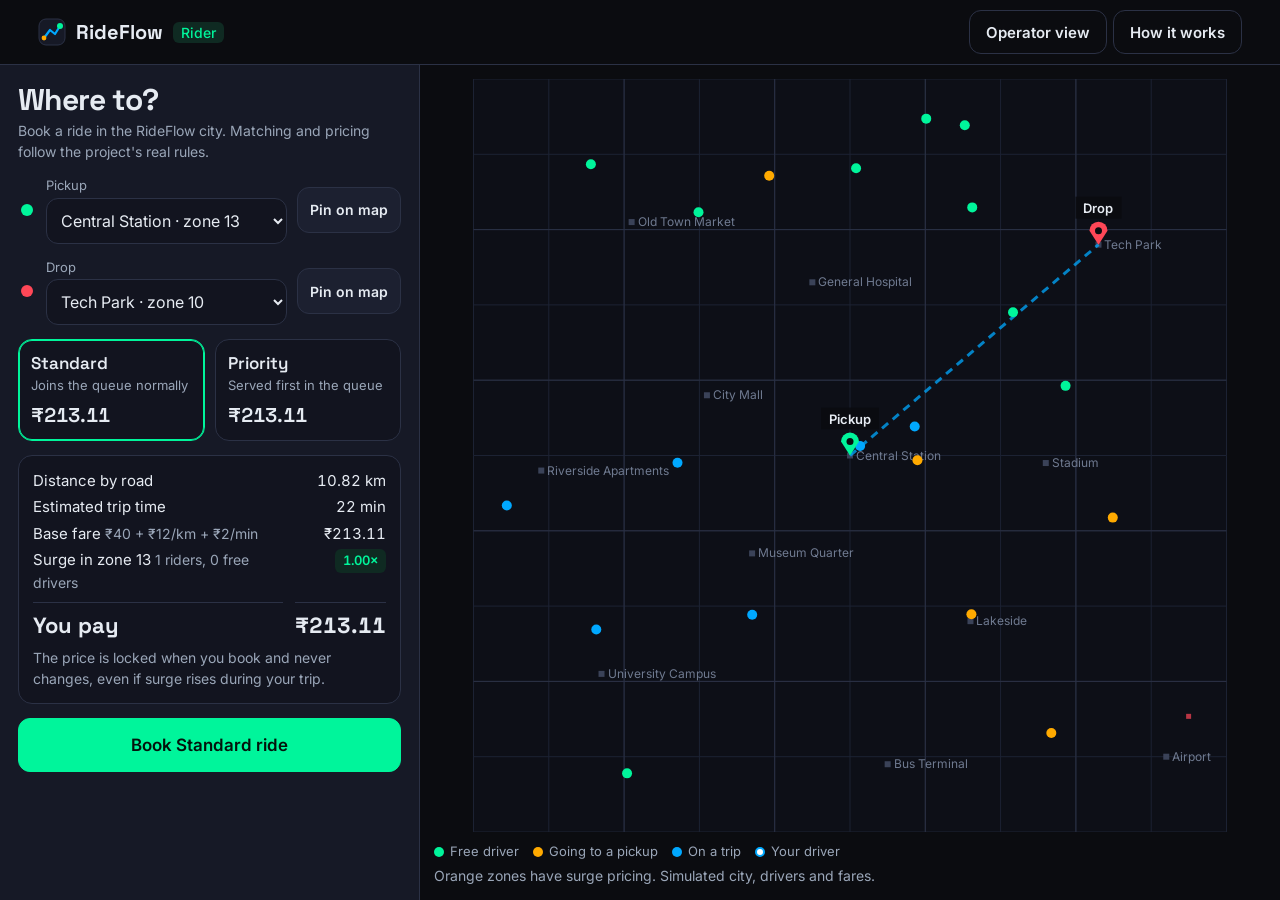
<file: docs/ride.html>
<!DOCTYPE html>
<html lang="en">
<head>
<meta charset="utf-8">
<meta name="viewport" content="width=device-width, initial-scale=1">
<title>RideFlow Rider</title>
<meta name="description" content="Book a simulated ride in the RideFlow city: pick a route, get a locked fare with live surge, get matched to a driver and track the trip to your receipt.">
<meta name="theme-color" content="#0b0c10">
<link rel="icon" href="data:image/svg+xml,%3Csvg xmlns='http://www.w3.org/2000/svg' viewBox='0 0 28 28'%3E%3Crect x='1' y='1' width='26' height='26' rx='7' fill='%23161926'/%3E%3Cpath d='M6 20 L12 12 L17 16 L22 8' fill='none' stroke='%2300a8ff' stroke-width='2.4' stroke-linecap='round'/%3E%3Ccircle cx='22' cy='8' r='3' fill='%2300f59b'/%3E%3Ccircle cx='6' cy='20' r='2.4' fill='%23ffaa00'/%3E%3C/svg%3E">
<link rel="preconnect" href="https://fonts.googleapis.com">
<link rel="stylesheet" href="https://fonts.googleapis.com/css2?family=Space+Grotesk:wght@500;600;700&family=Inter:wght@400;500;600&display=swap">
<style>
/* VOICE  a shipped rider app: calm, clear, one task per screen
   IDEA   the passenger side of the RideFlow console, same city, same rules, same palette
   PICTURE the live city map, large, with your pickup, drop, route and your driver moving
   COLOUR console ground #0b0c10, panel #161926, signal green for go, blue for your trip, orange for surge
   TYPE   Space Grotesk for figures and headings + Inter for text
   LAYOUT laptop: booking panel left, map right; phone: map on top, panel as a sheet below */
:root{color-scheme:dark;--bg:#0b0c10;--bg2:#12141f;--panel:#161926;--panel2:#1c2030;--line:#2b3145;--ink:#e6ebf2;--mute:#9aa6b8;--green:#00f59b;--blue:#00a8ff;--orange:#ffaa00;--red:#ff4757;--gray:#5d6680}
*{box-sizing:border-box;min-width:0}
[hidden]{display:none!important}
html,body{height:100%}
body{margin:0;background:var(--bg);color:var(--ink);font:16px/1.5 Inter,system-ui,sans-serif;display:flex;flex-direction:column;overflow-x:clip}
h1,h2,h3{font-family:"Space Grotesk",Inter,sans-serif;letter-spacing:-.02em;line-height:1.1;margin:0}
header{display:flex;align-items:center;gap:14px;padding:10px max(3vw,16px);border-bottom:1px solid var(--line);flex:none}
.brand{display:flex;align-items:center;gap:10px;font:700 20px "Space Grotesk",sans-serif;color:var(--ink);text-decoration:none}
.brand small{font:500 14px Inter;color:var(--green);background:#0f2a22;padding:2px 8px;border-radius:6px}
header nav{margin-left:auto;display:flex;gap:6px;flex-wrap:wrap}
.btn{display:inline-flex;align-items:center;justify-content:center;gap:8px;min-height:44px;padding:0 16px;border-radius:12px;border:1px solid var(--line);background:var(--panel2);color:var(--ink);font:600 15px Inter,sans-serif;cursor:pointer;text-decoration:none}
.btn:hover{border-color:#46506d}
.btn:focus-visible,select:focus-visible,.opt:focus-visible,.star:focus-visible{outline:2px solid var(--blue);outline-offset:2px}
.btn.go{background:var(--green);border-color:var(--green);color:#04130c}
.btn.big{width:100%;min-height:54px;font-size:17px}
.btn.ghost{background:transparent}
.btn.danger{color:var(--red)}
.btn[disabled]{opacity:.45;cursor:not-allowed}
main{flex:1;display:grid;grid-template-columns:minmax(320px,420px) minmax(0,1fr);min-height:0}
.panel{border-right:1px solid var(--line);background:var(--panel);overflow-y:auto;padding:18px;display:flex;flex-direction:column;gap:14px}
.mapwrap{position:relative;min-height:0;padding:14px;display:flex;flex-direction:column;gap:10px}
.map{position:relative;flex:1;min-height:300px}
.map canvas{position:absolute;inset:0;width:100%;height:100%;border-radius:14px;cursor:crosshair}
.maphint{position:absolute;left:12px;top:12px;background:rgba(11,12,16,.88);border:1px solid var(--line);padding:8px 12px;border-radius:10px;font-size:14px;pointer-events:none}
.legend{display:flex;flex-wrap:wrap;gap:4px 14px;font-size:13px;color:var(--mute)}
.legend i{display:inline-block;width:10px;height:10px;border-radius:50%;margin-right:6px;vertical-align:-1px}
.field{display:grid;grid-template-columns:18px minmax(0,1fr) auto;gap:10px;align-items:center}
.field .dot{width:12px;height:12px;border-radius:50%;justify-self:center}
.field label{display:block;font-size:13px;color:var(--mute);margin-bottom:2px}
select{width:100%;min-height:46px;font:16px Inter,sans-serif;background:var(--bg2);color:var(--ink);border:1px solid var(--line);border-radius:12px;padding:0 10px}
.pin{min-height:46px;padding:0 12px;font-size:14px}
.pin[aria-pressed=true]{background:var(--blue);color:#021220;border-color:var(--blue)}
.opts{display:grid;grid-template-columns:repeat(2,minmax(0,1fr));gap:10px}
.opt{all:unset;cursor:pointer;border:1px solid var(--line);border-radius:14px;padding:12px;background:var(--bg2);display:flex;flex-direction:column;gap:2px}
.opt b{font:600 17px "Space Grotesk"}
.opt span{font-size:13px;color:var(--mute)}
.opt .price{font:600 20px "Space Grotesk";color:var(--ink);margin-top:4px;font-variant-numeric:tabular-nums}
.opt[aria-checked=true]{border-color:var(--green);box-shadow:inset 0 0 0 1px var(--green)}
.card{background:var(--bg2);border:1px solid var(--line);border-radius:14px;padding:14px}
.rows{display:grid;grid-template-columns:minmax(0,1fr) auto;gap:4px 12px;font-size:15px}
.rows span:nth-child(even){text-align:right;font-variant-numeric:tabular-nums;white-space:nowrap}
.rows .tot{font:700 22px "Space Grotesk";padding-top:8px;border-top:1px solid var(--line);margin-top:4px}
.mute{color:var(--mute)}.small{font-size:14px}
.surge{display:inline-block;font-size:13px;font-weight:600;padding:2px 8px;border-radius:6px;background:#3b2a07;color:var(--orange)}
.surge.ok{background:#0f2a22;color:var(--green)}
.status h2{font-size:26px;margin-bottom:4px}
.eta{font:700 46px "Space Grotesk";color:var(--green);line-height:1;font-variant-numeric:tabular-nums}
.driver{display:grid;grid-template-columns:52px minmax(0,1fr) auto;gap:12px;align-items:center}
.avatar{width:52px;height:52px;border-radius:50%;background:linear-gradient(135deg,#1e3a5f,#0f2a22);display:grid;place-items:center;font:700 20px "Space Grotesk";color:var(--green);border:2px solid var(--blue)}
.plate{font:600 14px "Space Grotesk";background:#f2f4f7;color:#111;padding:3px 8px;border-radius:5px;letter-spacing:.04em;white-space:nowrap}
.bar{height:8px;background:#232a3d;border-radius:4px;overflow:hidden}
.bar i{display:block;height:100%;background:var(--blue);border-radius:4px;transition:width .6s}
.steps{display:flex;gap:6px;font-size:13px;color:var(--mute)}
.steps span{flex:1;padding-top:6px;border-top:3px solid #232a3d}
.steps span.on{border-color:var(--green);color:var(--ink)}
.stars{display:flex;gap:6px}
.star{all:unset;cursor:pointer;font-size:30px;line-height:1;color:#3a4258;width:44px;height:44px;display:grid;place-items:center}
.star.on{color:var(--orange)}
.hist{list-style:none;margin:0;padding:0;font-size:14px}
.hist li{display:grid;grid-template-columns:minmax(0,1fr) auto;gap:2px 10px;padding:8px 0;border-top:1px solid var(--line)}
.hist li:first-child{border-top:0}
.why{font-size:14px;color:var(--mute)}
.why b{color:var(--ink)}
.toast{font-size:14px;padding:10px 12px;border-radius:10px;background:#2a1418;color:#ffb3bb;border:1px solid #5a2630}
@media(max-width:860px){main{grid-template-columns:minmax(0,1fr);grid-template-rows:auto auto}.mapwrap{order:-1;padding:10px}.panel{border-right:0;border-top:1px solid var(--line);overflow:visible}body{height:auto}html{height:auto}.map{flex:none;aspect-ratio:1/1;width:100%;max-width:70vh;margin:0 auto;min-height:0}}
@media(max-width:480px){header nav .btn{padding:0 10px;font-size:14px}header nav .btn+.btn{display:none}.brand small{display:none}.opts{grid-template-columns:minmax(0,1fr) minmax(0,1fr)}}
@media(prefers-reduced-motion:reduce){.bar i{transition:none}}
</style>
</head>
<body>
<header>
  <a class="brand" href="index.html"><svg width="28" height="28" viewBox="0 0 28 28" aria-hidden="true"><rect x="1" y="1" width="26" height="26" rx="7" fill="#161926" stroke="#2b3145"/><path d="M6 20 L12 12 L17 16 L22 8" fill="none" stroke="#00a8ff" stroke-width="2.2" stroke-linecap="round" stroke-linejoin="round"/><circle cx="22" cy="8" r="3" fill="#00f59b"/><circle cx="6" cy="20" r="2.4" fill="#ffaa00"/></svg>RideFlow <small>Rider</small></a>
  <nav><a class="btn ghost" href="index.html#sim">Operator view</a><a class="btn ghost" href="index.html#how">How it works</a></nav>
</header>
<main>
  <section class="panel" id="panel" aria-live="polite"></section>
  <section class="mapwrap" aria-label="City map">
    <div class="map"><canvas id="cv" aria-label="Map of the RideFlow city. Click to set a pickup or drop point."></canvas><div class="maphint" id="hint" hidden></div></div>
    <div class="legend"><span><i style="background:var(--green)"></i>Free driver</span><span><i style="background:var(--orange)"></i>Going to a pickup</span><span><i style="background:var(--blue)"></i>On a trip</span><span><i style="background:#fff;border:2px solid var(--blue)"></i>Your driver</span><span class="small">Orange zones have surge pricing. Simulated city, drivers and fares.</span></div>
  </section>
</main>
<script>
{
const $=id=>document.getElementById(id);
const esc=s=>String(s).replace(/[&<>"']/g,c=>({"&":"&amp;","<":"&lt;",">":"&gt;",'"':"&quot;","'":"&#39;"}[c]));
const inr=v=>"₹"+v.toLocaleString("en-IN",{minimumFractionDigits:2,maximumFractionDigits:2});
const r2=v=>Math.round((v+Number.EPSILON)*100)/100;

/* RideFlow rules (rideflow-core) */
const zoneOf=p=>Math.min(4,Math.floor(p.y/20))*5+Math.min(4,Math.floor(p.x/20))+1;
const roadKm=(a,b)=>Math.hypot(a.x-b.x,a.y-b.y)*0.2*1.25;   // 1 unit = 0.2 km, road factor 1.25
const minsFor=km=>km/30*60;                                  // 30 km/h
const surgeOf=(D,S)=>{const R=D/Math.max(S,1);return{R,M:Math.min(2.5,Math.max(1,1+0.25*Math.max(0,R-1)))}};
const baseFare=(km,min)=>40+12*km+2*min;
let last=performance.now();
const TICK_MS=800, STEP=2.5, RADIUS_KM=10, EXPIRE=15;

const PLACES=[["Central Station",50,50],["City Mall",31,42],["Tech Park",83,22],["University Campus",17,79],["Airport",92,90],["Old Town Market",21,19],["Lakeside",66,72],["General Hospital",45,27],["Stadium",76,51],["Riverside Apartments",9,52],["Bus Terminal",55,91],["Museum Quarter",37,63]].map(([n,x,y])=>({n,x,y}));
const NAMES=[["Ravi Kumar","Sedan"],["Asha Verma","Hatchback"],["Karan Singh","SUV"],["Meera Nair","Sedan"],["Arjun Mehta","Hatchback"],["Neha Gill","Sedan"],["Vikram Rao","SUV"],["Pooja Sharma","Hatchback"],["Rohit Bansal","Sedan"],["Simran Kaur","Hatchback"],["Aman Arora","SUV"],["Divya Iyer","Sedan"],["Sahil Khanna","Hatchback"],["Tanvi Joshi","Sedan"],["Nikhil Das","SUV"],["Ishita Sethi","Hatchback"],["Manav Chopra","Sedan"],["Riya Malhotra","Hatchback"],["Dev Bhatia","Sedan"],["Kavya Reddy","SUV"]];
let seed=Date.now()%2147483647||7;const rnd=()=>(seed=seed*16807%2147483647)/2147483647;

const city={tick:0,drivers:[],reqs:[],nextId:2001};
NAMES.forEach(([name,veh],i)=>{const x=4+rnd()*92,y=4+rnd()*92;city.drivers.push({id:101+i,name,veh,x,y,px:x,py:y,status:"AVAILABLE",idleSince:-Math.floor(rnd()*30),rating:(4.5+rnd()*0.49).toFixed(1),plate:"PB-11-"+String.fromCharCode(65+i%26)+String.fromCharCode(65+(i*7)%26)+"-"+(1000+Math.floor(rnd()*9000)),req:null})});
function randPt(){return{x:3+rnd()*94,y:3+rnd()*94}}
function zoneSupply(z){return city.drivers.filter(d=>d.status==="AVAILABLE"&&zoneOf(d)===z).length}
function zoneDemand(z){return city.reqs.filter(q=>q.status==="QUEUED"&&q.zone===z).length}
function quote(p,d){const km=roadKm(p,d),min=minsFor(km),z=zoneOf(p),D=zoneDemand(z)+1,S=zoneSupply(z),{R,M}=surgeOf(D,S),base=r2(baseFare(km,min));return{km,min,z,D,S,R,M,base,fare:r2(base*M)}}
function addReq(p,d,type,mine){const q=quote(p,d);const req={id:city.nextId++,p,d,type,zone:q.z,created:city.tick,status:"QUEUED",q,mine,driver:null};city.reqs.push(req);return req}
const prio=q=>(q.type==="PRIORITY"?2:1)*10+(city.tick-q.created)*2;
function dispatch(){
  const queue=city.reqs.filter(q=>q.status==="QUEUED").sort((a,b)=>prio(b)-prio(a)||a.created-b.created||a.id-b.id);
  for(const q of queue){
    const c=city.drivers.filter(d=>d.status==="AVAILABLE").map(d=>{const km=roadKm(d,q.p),eta=minsFor(km),idle=city.tick-d.idleSince,credit=0.05*Math.min(idle,30);return{d,km,eta,idle,credit,score:eta-credit}}).filter(x=>x.km<=RADIUS_KM).sort((a,b)=>a.score-b.score||a.d.id-b.d.id);
    if(!c.length)continue;
    const w=c[0];w.d.status="RESERVED";w.d.req=q;q.status="ASSIGNED";q.driver=w.d;q.match={...w,count:c.length};q.assignedAt=city.tick;
  }
}
function moveTo(d,t){const dx=t.x-d.x,dy=t.y-d.y,dd=Math.hypot(dx,dy);if(dd<=STEP){d.x=t.x;d.y=t.y;return true}d.x+=dx/dd*STEP;d.y+=dy/dd*STEP;return false}
function tick(){
  city.tick++;
  for(const d of city.drivers){d.px=d.x;d.py=d.y}
  // background riders (other people using RideFlow)
  let n=0;const lam=0.42,L=Math.exp(-lam);let pr=1;do{n++;pr*=rnd()}while(pr>L);n--;
  for(let i=0;i<n;i++){let p=rnd()<.35?{x:40+rnd()*20,y:40+rnd()*20}:randPt(),d=randPt();while(Math.hypot(d.x-p.x,d.y-p.y)<15)d=randPt();addReq(p,d,rnd()<.15?"PRIORITY":"STANDARD",false)}
  for(const q of city.reqs)if(q.status==="QUEUED"&&city.tick-q.created>EXPIRE)q.status="EXPIRED";
  dispatch();
  for(const d of city.drivers){const q=d.req;if(!q)continue;
    if(d.status==="RESERVED"){if(moveTo(d,q.p)){d.status="ON_TRIP";q.status="IN_PROGRESS";q.startedAt=city.tick}}
    else if(d.status==="ON_TRIP"&&moveTo(d,q.d)){q.status="COMPLETED";q.doneAt=city.tick;d.status="AVAILABLE";d.req=null;d.idleSince=city.tick}}
  city.reqs=city.reqs.filter(q=>q.mine||!(["COMPLETED","EXPIRED","CANCELLED"].includes(q.status)&&city.tick-q.created>30));
  last=performance.now();
  onTick();
}

/* ---------- rider app ---------- */
let hist=[];try{hist=JSON.parse(localStorage.getItem("rideflow-trips")||"[]")}catch(e){hist=[]}
const saveHist=()=>{try{localStorage.setItem("rideflow-trips",JSON.stringify(hist.slice(0,8)))}catch(e){}};
const app={screen:"plan",from:{...PLACES[0],n:PLACES[0].n},to:{...PLACES[2]},type:"STANDARD",pinMode:null,req:null,rating:0};
const placeName=p=>p?p.n:"";
function setPlace(which,v){
  if(v==="")app[which]=null;else app[which]={...PLACES[+v]};
  if(app.from&&app.to&&Math.hypot(app.from.x-app.to.x,app.from.y-app.to.y)<3)app[which==="from"?"to":"from"]=null;
  render();
}
function placeSelect(which,label,color){
  const cur=app[which],idx=cur?PLACES.findIndex(p=>p.n===cur.n):-1,custom=cur&&idx<0;
  return`<div class="field"><span class="dot" style="background:${color}"></span><div><label for="sel-${which}">${label}</label><select id="sel-${which}" data-w="${which}">${custom?`<option value="c" selected>Pinned point (${Math.round(cur.x)}, ${Math.round(cur.y)})</option>`:""}<option value=""${!cur?" selected":""}>Choose a place…</option>${PLACES.map((p,i)=>`<option value="${i}"${i===idx?" selected":""}>${esc(p.n)} · zone ${zoneOf(p)}</option>`).join("")}</select></div><button class="btn pin" type="button" data-pin="${which}" aria-pressed="${app.pinMode===which}">Pin on map</button></div>`;
}
function planHTML(){
  let quoteBox="";
  if(app.from&&app.to){
    const s=quote(app.from,app.to);
    const prioPrice=s.fare;
    quoteBox=`<div class="opts" role="radiogroup" aria-label="Ride type">
      <button class="opt" type="button" role="radio" data-type="STANDARD" aria-checked="${app.type==="STANDARD"}"><b>Standard</b><span>Joins the queue normally</span><span class="price">${esc(inr(s.fare))}</span></button>
      <button class="opt" type="button" role="radio" data-type="PRIORITY" aria-checked="${app.type==="PRIORITY"}"><b>Priority</b><span>Served first in the queue</span><span class="price">${esc(inr(prioPrice))}</span></button></div>
    <div class="card"><div class="rows">
      <span>Distance by road</span><span>${s.km.toFixed(2)} km</span>
      <span>Estimated trip time</span><span>${Math.round(s.min)} min</span>
      <span>Base fare <span class="mute small">₹40 + ₹12/km + ₹2/min</span></span><span>${esc(inr(s.base))}</span>
      <span>Surge in zone ${s.z} <span class="mute small">${s.D} riders, ${s.S} free drivers</span></span><span><span class="surge ${s.M>1?"":"ok"}">${s.M.toFixed(2)}×</span></span>
      <span class="tot">You pay</span><span class="tot">${esc(inr(s.fare))}</span></div>
      <p class="small mute" style="margin:8px 0 0">The price is locked when you book and never changes, even if surge rises during your trip.</p></div>
    <button class="btn go big" id="book" type="button">Book ${app.type==="PRIORITY"?"Priority":"Standard"} ride</button>`;
  } else quoteBox=`<div class="card mute">Choose where you are and where you're going, from the lists or by tapping the map.</div>`;
  const h=hist.length?`<div><h3 style="font-size:17px;margin-bottom:6px">Your recent trips</h3><ul class="hist">${hist.slice(0,5).map(t=>`<li><span>${esc(t.from)} → ${esc(t.to)}<br><span class="mute">${esc(t.driver)} · ${"★".repeat(t.rating||0)}${t.rating?"":"not rated"}</span></span><span>${esc(inr(t.fare))}</span></li>`).join("")}</ul></div>`:"";
  return`<div><h1 style="font-size:30px">Where to?</h1><p class="mute small" style="margin:4px 0 0">Book a ride in the RideFlow city. Matching and pricing follow the project's real rules.</p></div>
  ${placeSelect("from","Pickup","var(--green)")}${placeSelect("to","Drop","var(--red)")}${quoteBox}${h}`;
}
function progressSteps(i){return`<div class="steps">${["Booked","Driver on the way","On trip","Arrived"].map((s,k)=>`<span class="${k<=i?"on":""}">${s}</span>`).join("")}</div>`}
function driverCard(d){return`<div class="card driver"><div class="avatar">${esc(d.name.split(" ").map(x=>x[0]).join(""))}</div><div><b>${esc(d.name)}</b> <span class="mute small">★ ${esc(d.rating)}</span><br><span class="mute small">${esc(d.veh)} · driver #${d.id}</span></div><span class="plate">${esc(d.plate)}</span></div>`}
function screenHTML(){
  const q=app.req;
  if(app.screen==="plan")return planHTML();
  if(app.screen==="search"){const waited=city.tick-q.created,pos=city.reqs.filter(x=>x.status==="QUEUED").sort((a,b)=>prio(b)-prio(a)||a.created-b.created||a.id-b.id).indexOf(q)+1;
    return`<div class="status"><h2>Finding your driver…</h2><p class="mute">Looking for free drivers within 10 km of ${esc(placeName(app.from))}.</p></div>${progressSteps(0)}
    <div class="card"><div class="rows"><span>Ride</span><span>#${q.id} · ${q.type==="PRIORITY"?"Priority":"Standard"}</span><span>Place in queue</span><span>${pos>0?pos:"–"}</span><span>Waiting</span><span>${waited} min</span><span>Locked fare</span><span>${esc(inr(q.q.fare))}</span></div>
    <div class="bar" style="margin-top:10px"><i style="width:${Math.min(100,waited/EXPIRE*100)}%;background:var(--orange)"></i></div><p class="small mute" style="margin:6px 0 0">If no driver is free within ${EXPIRE} minutes the request expires and you are not charged.</p></div>
    <button class="btn danger" id="cancel" type="button">Cancel request</button>`}
  if(app.screen==="coming"){const d=q.driver,km=roadKm(d,q.p),eta=Math.max(1,Math.ceil(minsFor(km)));
    return`<div class="status"><h2>${esc(d.name.split(" ")[0])} is on the way</h2><p class="mute">Meet your driver at ${esc(placeName(app.from))}.</p></div>${progressSteps(1)}
    <div><span class="mute small">Arriving in</span><div class="eta">${eta} min</div></div>${driverCard(d)}
    <p class="why">Why this driver: best score of ${q.match.count} free driver${q.match.count>1?"s":""} nearby. Pickup ETA <b>${q.match.eta.toFixed(1)} min</b> minus an idle-time credit of <b>${q.match.credit.toFixed(2)}</b> (idle ${q.match.idle} min) gives <b>${q.match.score.toFixed(2)}</b>. Lowest score wins.</p>
    <div class="card"><div class="rows"><span>Locked fare</span><span>${esc(inr(q.q.fare))}</span></div></div>
    <button class="btn danger" id="cancel" type="button">Cancel ride</button>`}
  if(app.screen==="trip"){const tot=Math.hypot(q.p.x-q.d.x,q.p.y-q.d.y),left=Math.hypot(q.driver.x-q.d.x,q.driver.y-q.d.y),pct=Math.max(0,Math.min(100,(1-left/tot)*100)),eta=Math.max(1,Math.ceil(minsFor(left*0.25)));
    return`<div class="status"><h2>On your way to ${esc(placeName(app.to))}</h2><p class="mute">Sit back. Your fare is already locked.</p></div>${progressSteps(2)}
    <div><span class="mute small">Arriving in about</span><div class="eta" style="color:var(--blue)">${eta} min</div></div>
    <div class="bar"><i style="width:${pct.toFixed(0)}%"></i></div><p class="small mute" style="margin:-6px 0 0">${(left*0.25).toFixed(1)} km to go</p>${driverCard(q.driver)}`}
  if(app.screen==="done"){const mins=q.doneAt-q.created;
    return`<div class="status"><h2>You've arrived</h2><p class="mute">${esc(placeName(app.from))} → ${esc(placeName(app.to))}</p></div>${progressSteps(3)}
    <div class="card"><div class="rows">
      <span>Base fare (${q.q.km.toFixed(2)} km, ${Math.round(q.q.min)} min est.)</span><span>${esc(inr(q.q.base))}</span>
      <span>Surge at booking</span><span>× ${q.q.M.toFixed(2)}</span>
      <span class="tot">Total</span><span class="tot">${esc(inr(q.q.fare))}</span></div>
      <p class="small mute" style="margin:8px 0 0">Ride #${q.id} with ${esc(q.driver.name)} · ${mins} min from booking to drop-off. Simulated payment, no real money.</p></div>
    <div><b>Rate ${esc(q.driver.name.split(" ")[0])}</b><div class="stars" role="radiogroup" aria-label="Rating">${[1,2,3,4,5].map(n=>`<button class="star ${n<=app.rating?"on":""}" type="button" role="radio" aria-checked="${n===app.rating}" aria-label="${n} star${n>1?"s":""}" data-star="${n}">★</button>`).join("")}</div></div>
    <button class="btn go big" id="again" type="button">Book another ride</button>`}
  if(app.screen==="expired")return`<div class="status"><h2>No driver was free</h2><p class="mute">Ride #${q.id} waited ${EXPIRE} minutes without a free driver within 10 km, so it expired. You were not charged.</p></div><div class="toast">Busy right now. Priority rides are served first, or try a pickup nearer the centre.</div><button class="btn go big" id="again" type="button">Try again</button>`;
  if(app.screen==="cancelled")return`<div class="status"><h2>Ride cancelled</h2><p class="mute">The driver has been released back to the fleet. You were not charged.</p></div><button class="btn go big" id="again" type="button">Book a ride</button>`;
}
let lastScreenKey="";
function render(){
  const html=screenHTML();
  if(html!==lastScreenKey){const f=document.activeElement&&document.activeElement.id;$("panel").innerHTML=html;lastScreenKey=html;if(f&&$(f))$(f).focus()}
  const h=$("hint");
  if(app.pinMode){h.hidden=false;h.textContent="Tap the map to set your "+(app.pinMode==="from"?"pickup":"drop")}else h.hidden=true;
}
function onTick(){
  const q=app.req;
  if(q){
    if(app.screen==="search"&&q.status==="ASSIGNED")app.screen="coming";
    if(app.screen==="search"&&q.status==="EXPIRED")app.screen="expired";
    if((app.screen==="coming"||app.screen==="search")&&q.status==="IN_PROGRESS")app.screen="trip";
    if(app.screen==="trip"&&q.status==="COMPLETED"){app.screen="done";app.rating=0;hist.unshift({from:placeName(app.from),to:placeName(app.to),fare:q.q.fare,driver:q.driver.name,rating:0});saveHist()}
  }
  if(app.screen!=="plan"||!document.querySelector("#panel select:focus"))render();
}
$("panel").addEventListener("change",e=>{const w=e.target.dataset.w;if(w&&e.target.value!=="c")setPlace(w,e.target.value)});
$("panel").addEventListener("click",e=>{
  const b=e.target.closest("button");if(!b)return;
  if(b.dataset.pin){app.pinMode=app.pinMode===b.dataset.pin?null:b.dataset.pin;lastScreenKey="";render();return}
  if(b.dataset.type){app.type=b.dataset.type;render();return}
  if(b.id==="book"){app.req=addReq({...app.from},{...app.to},app.type,true);app.screen="search";app.pinMode=null;dispatch();onTick();return}
  if(b.id==="cancel"){const q=app.req;if(q.driver){q.driver.status="AVAILABLE";q.driver.req=null;q.driver.idleSince=city.tick}q.status="CANCELLED";app.screen="cancelled";render();return}
  if(b.id==="again"){app.req=null;app.screen="plan";render();return}
  if(b.dataset.star){app.rating=+b.dataset.star;if(hist[0])hist[0].rating=app.rating;saveHist();render();return}
});
/* map */
const cv=$("cv"),ctx=cv.getContext("2d");
cv.addEventListener("click",e=>{
  if(app.screen!=="plan")return;
  const b=cv.getBoundingClientRect(),x=(e.clientX-b.left)/b.width*100,y=(e.clientY-b.top)/b.height*100;
  const which=app.pinMode||(!app.from?"from":"to");
  const near=PLACES.find(p=>Math.hypot(p.x-x,p.y-y)<4);
  app[which]=near?{...near}:{n:"Pinned point ("+Math.round(x)+", "+Math.round(y)+")",x,y};
  app.pinMode=null;lastScreenKey="";render();
});
function pinShape(x,y,col,label,W){ctx.fillStyle=col;ctx.beginPath();ctx.arc(x,y-14,9,Math.PI,0);ctx.lineTo(x,y);ctx.closePath();ctx.fill();ctx.fillStyle="#0b0c10";ctx.beginPath();ctx.arc(x,y-14,3.5,0,7);ctx.fill();
  if(label){ctx.font="600 13px Inter,sans-serif";const tw=ctx.measureText(label).width;let lx=Math.min(Math.max(x-tw/2-8,4),W-tw-20);ctx.fillStyle="rgba(11,12,16,.9)";ctx.fillRect(lx,y-48,tw+16,22);ctx.fillStyle="#e6ebf2";ctx.fillText(label,lx+8,y-32)}}
function draw(){
  const W=cv.clientWidth,H=cv.clientHeight,dpr=devicePixelRatio||1;
  if(W&&(cv.width!==Math.round(W*dpr)||cv.height!==Math.round(H*dpr))){cv.width=Math.round(W*dpr);cv.height=Math.round(H*dpr)}
  ctx.setTransform(dpr,0,0,dpr,0,0);
  const S=Math.min(W,H),ox=(W-S)/2,oy=(H-S)/2,k=S/100,P=(x,y)=>[ox+x*k,oy+y*k];
  ctx.fillStyle="#0b0c10";ctx.fillRect(0,0,W,H);ctx.fillStyle="#0d0f17";ctx.fillRect(ox,oy,S,S);
  for(let z=1;z<=25;z++){const c=(z-1)%5,r=Math.floor((z-1)/5),{M}=surgeOf(zoneDemand(z),zoneSupply(z));if(M>1){ctx.fillStyle=`rgba(255,${Math.round(170-110*(M-1)/1.5)},0,${0.08+0.2*(M-1)/1.5})`;ctx.fillRect(ox+c*20*k,oy+r*20*k,20*k,20*k)}}
  ctx.strokeStyle="#1c2233";ctx.lineWidth=1;for(let i=0;i<=10;i++){ctx.beginPath();ctx.moveTo(ox+i*10*k,oy);ctx.lineTo(ox+i*10*k,oy+S);ctx.moveTo(ox,oy+i*10*k);ctx.lineTo(ox+S,oy+i*10*k);ctx.stroke()}
  ctx.strokeStyle="#2b3145";for(let i=1;i<5;i++){ctx.beginPath();ctx.moveTo(ox+i*20*k,oy);ctx.lineTo(ox+i*20*k,oy+S);ctx.moveTo(ox,oy+i*20*k);ctx.lineTo(ox+S,oy+i*20*k);ctx.stroke()}
  ctx.font=(S<420?"10px":"12px")+" Inter,sans-serif";
  for(const p of PLACES){const[x,y]=P(p.x,p.y);ctx.fillStyle="#3a4258";ctx.fillRect(x-3,y-3,6,6);if(S>=420){ctx.fillStyle="#6f7a90";ctx.fillText(p.n,x+6,y+4)}}
  const t=Math.min(1,(performance.now()-last)/TICK_MS);
  const pos=d=>P(d.px+(d.x-d.px)*t,d.py+(d.y-d.py)*t);
  const q=app.req,mine=q&&q.driver&&["coming","trip"].includes(app.screen)?q.driver:null;
  const from=q?q.p:app.from,to=q?q.d:app.to;
  if(from&&to){const[a,b]=P(from.x,from.y),[c,d]=P(to.x,to.y);ctx.strokeStyle="rgba(0,168,255,.75)";ctx.lineWidth=3;ctx.setLineDash(app.screen==="trip"?[]:[8,6]);ctx.beginPath();ctx.moveTo(a,b);ctx.lineTo(c,d);ctx.stroke();ctx.setLineDash([])}
  if(mine&&app.screen==="coming"){const[a,b]=pos(mine),[c,d]=P(q.p.x,q.p.y);ctx.strokeStyle="rgba(255,170,0,.8)";ctx.lineWidth=2;ctx.setLineDash([4,4]);ctx.beginPath();ctx.moveTo(a,b);ctx.lineTo(c,d);ctx.stroke();ctx.setLineDash([])}
  const col={AVAILABLE:"#00f59b",RESERVED:"#ffaa00",ON_TRIP:"#00a8ff"};
  for(const d of city.drivers){if(d===mine)continue;const[x,y]=pos(d);ctx.beginPath();ctx.arc(x,y,S<420?3.5:5,0,7);ctx.fillStyle=col[d.status];ctx.globalAlpha=mine?.55:1;ctx.fill();ctx.globalAlpha=1}
  for(const r of city.reqs)if(!r.mine&&r.status==="QUEUED"){const[x,y]=P(r.p.x,r.p.y);ctx.fillStyle="rgba(255,71,87,.7)";ctx.fillRect(x-2.5,y-2.5,5,5)}
  if(from){const[x,y]=P(from.x,from.y);pinShape(x,y,"#00f59b",app.screen==="trip"||app.screen==="done"?"":"Pickup",W)}
  if(to){const[x,y]=P(to.x,to.y);pinShape(x,y,"#ff4757","Drop",W)}
  if(mine){const[x,y]=pos(mine);ctx.beginPath();ctx.arc(x,y,10,0,7);ctx.fillStyle="#fff";ctx.fill();ctx.lineWidth=3;ctx.strokeStyle="#00a8ff";ctx.stroke();ctx.font="600 13px Inter";ctx.fillStyle="#e6ebf2";ctx.fillText(mine.name.split(" ")[0],x+14,y+4)}
  requestAnimationFrame(draw);
}
for(let i=0;i<25;i++)tick(); // warm the city up so it looks lived-in
render();draw();setInterval(tick,TICK_MS);
}
</script>
</body>
</html>
</file>
